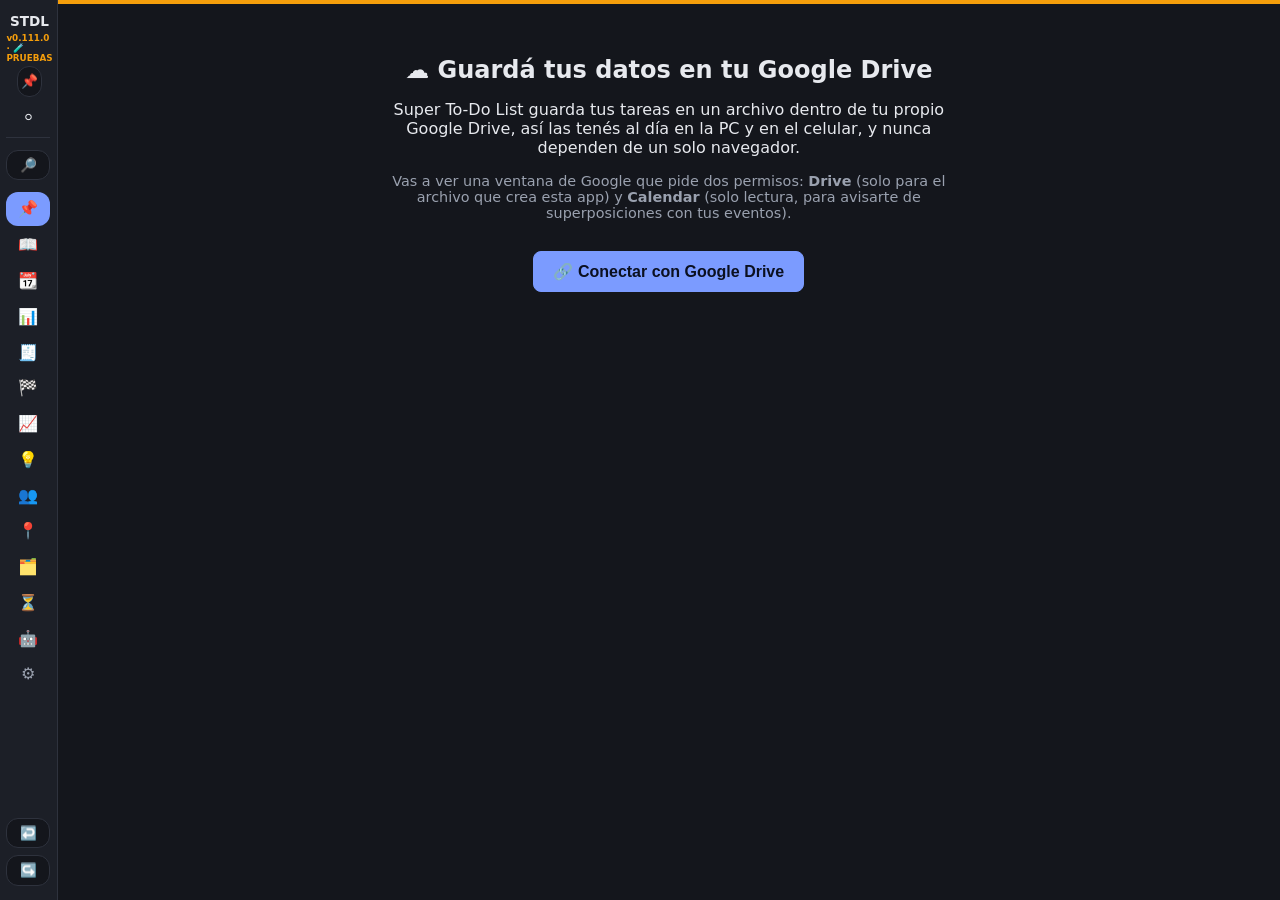
<file: index.html>
<!doctype html>
<html lang="es" data-tema="oscuro">
<head>
  <meta charset="UTF-8" />
  <meta name="viewport" content="width=device-width, initial-scale=1.0" />
  <title>Super To-Do List</title>
  <link rel="manifest" href="manifest.json" />
  <meta name="theme-color" content="#1c1f27" />
  <script>
    // Evita el parpadeo del tema equivocado: aplica la elección guardada (claro / oscuro / sistema / sol) antes de cargar los módulos.
    // Misma lógica que `assets/js/tema.js` y `app.js`; sin elección guardada queda oscuro.
    (function () {
      try {
        var real = location.hostname === 'nicodiber.github.io' && location.pathname.indexOf('/to-do-list/') === 0;
        var prefijo = real ? 'super-todo-list' : 'super-todo-list-pruebas';
        var eleccion = localStorage.getItem(prefijo + ':tema');
        var tema = eleccion === 'claro' ? 'claro' : eleccion === 'sistema' ? (matchMedia('(prefers-color-scheme: dark)').matches ? 'oscuro' : 'claro') : 'oscuro';
        if (eleccion === 'sol') {
          // Última salida/puesta guardada (horas de ese día aplicadas a hoy); sin datos, claro de 7 a 20 h.
          var sol = JSON.parse(localStorage.getItem(prefijo + ':tema-sol') || '{}');
          var ahora = new Date();
          var minutos = ahora.getHours() * 60 + ahora.getMinutes();
          var aMin = function (iso, h) { var d = iso ? new Date(iso) : null; return d && !isNaN(d) ? d.getHours() * 60 + d.getMinutes() : h * 60; };
          var desde = aMin(sol.salida, 7), hasta = aMin(sol.puesta, 20);
          tema = minutos >= desde && minutos < hasta ? 'claro' : 'oscuro';
        }
        document.documentElement.dataset.tema = tema;
        document.querySelector('meta[name="theme-color"]').content = tema === 'oscuro' ? '#1c1f27' : '#ffffff';
      } catch (e) {}
    })();
  </script>
  <link rel="icon" type="image/svg+xml" href="assets/icons/icon.svg" />
  <link rel="icon" type="image/png" sizes="192x192" href="assets/icons/icon-192.png" />
  <link rel="apple-touch-icon" href="assets/icons/apple-touch-icon.png" />
  <link rel="stylesheet" href="assets/css/main.css" />
  <link rel="stylesheet" href="assets/css/descripcion.css" />
  <link rel="stylesheet" href="assets/css/buscador.css" />
  <script src="https://accounts.google.com/gsi/client" async defer></script>
</head>
<body>
  <button id="boton-menu-movil" class="boton-menu-movil" type="button" aria-label="Abrir menú" aria-controls="sidebar" aria-expanded="false" title="Abrir menú">☰</button>
  <div id="velo-sidebar" class="velo-sidebar" hidden></div>
  <div class="app-layout">
    <aside id="sidebar" class="sidebar" aria-label="Menú de módulos">
      <div class="sidebar-marca">
        <h1>STDL</h1>
        <span id="version-app" class="version-app"></span>
        <button id="boton-compactar-sidebar" class="boton-compactar" type="button" aria-pressed="false" aria-label="Dejar el menú abierto" title="Dejar el menú abierto"><span aria-hidden="true">📌</span></button>
        <button id="boton-cerrar-menu" class="boton-cerrar-menu" type="button" aria-label="Cerrar menú" title="Cerrar menú">✕</button>
      </div>
      <div class="sidebar-estado">
        <div id="indicador-sync" class="indicador-sync" role="status" aria-live="polite"></div>
        <button id="boton-sync" type="button" aria-label="Sincronizar ahora" title="Verifica contra Drive y sube lo pendiente"><span aria-hidden="true">🔄</span><span class="texto-sidebar"> Sincronizar ahora</span></button>
      </div>
      <button id="boton-buscar" class="boton-buscar" type="button" aria-label="Buscar (Ctrl+K)" title="Buscar una tarea o un módulo (Ctrl+K)"><span aria-hidden="true">🔎</span><span class="texto-sidebar"> Buscar</span></button>
      <nav id="nav-vistas" class="nav-vistas" aria-label="Módulos"></nav>
      <div class="sidebar-acciones">
        <button id="boton-deshacer" type="button" title="Deshacer el último cambio (Ctrl+Z)" aria-label="Deshacer" disabled>↩️</button>
        <button id="boton-rehacer" type="button" title="Rehacer (Ctrl+Shift+Z)" aria-label="Rehacer" disabled>↪️</button>
      </div>
      <button id="boton-completar-carga" class="boton-completar-carga" type="button" title="Tareas que quedaron con solo el nombre" hidden></button>
      <button id="boton-nueva-tarea" class="boton-nueva-tarea" type="button" title="Nueva tarea (tecla N)" aria-label="Nueva tarea" hidden><span aria-hidden="true">＋</span><span class="texto-sidebar"> Nueva tarea</span></button>
    </aside>
    <main id="vista" class="vista"></main>
  </div>
  <script type="module" src="assets/js/app.js"></script>
</body>
</html>
</file>
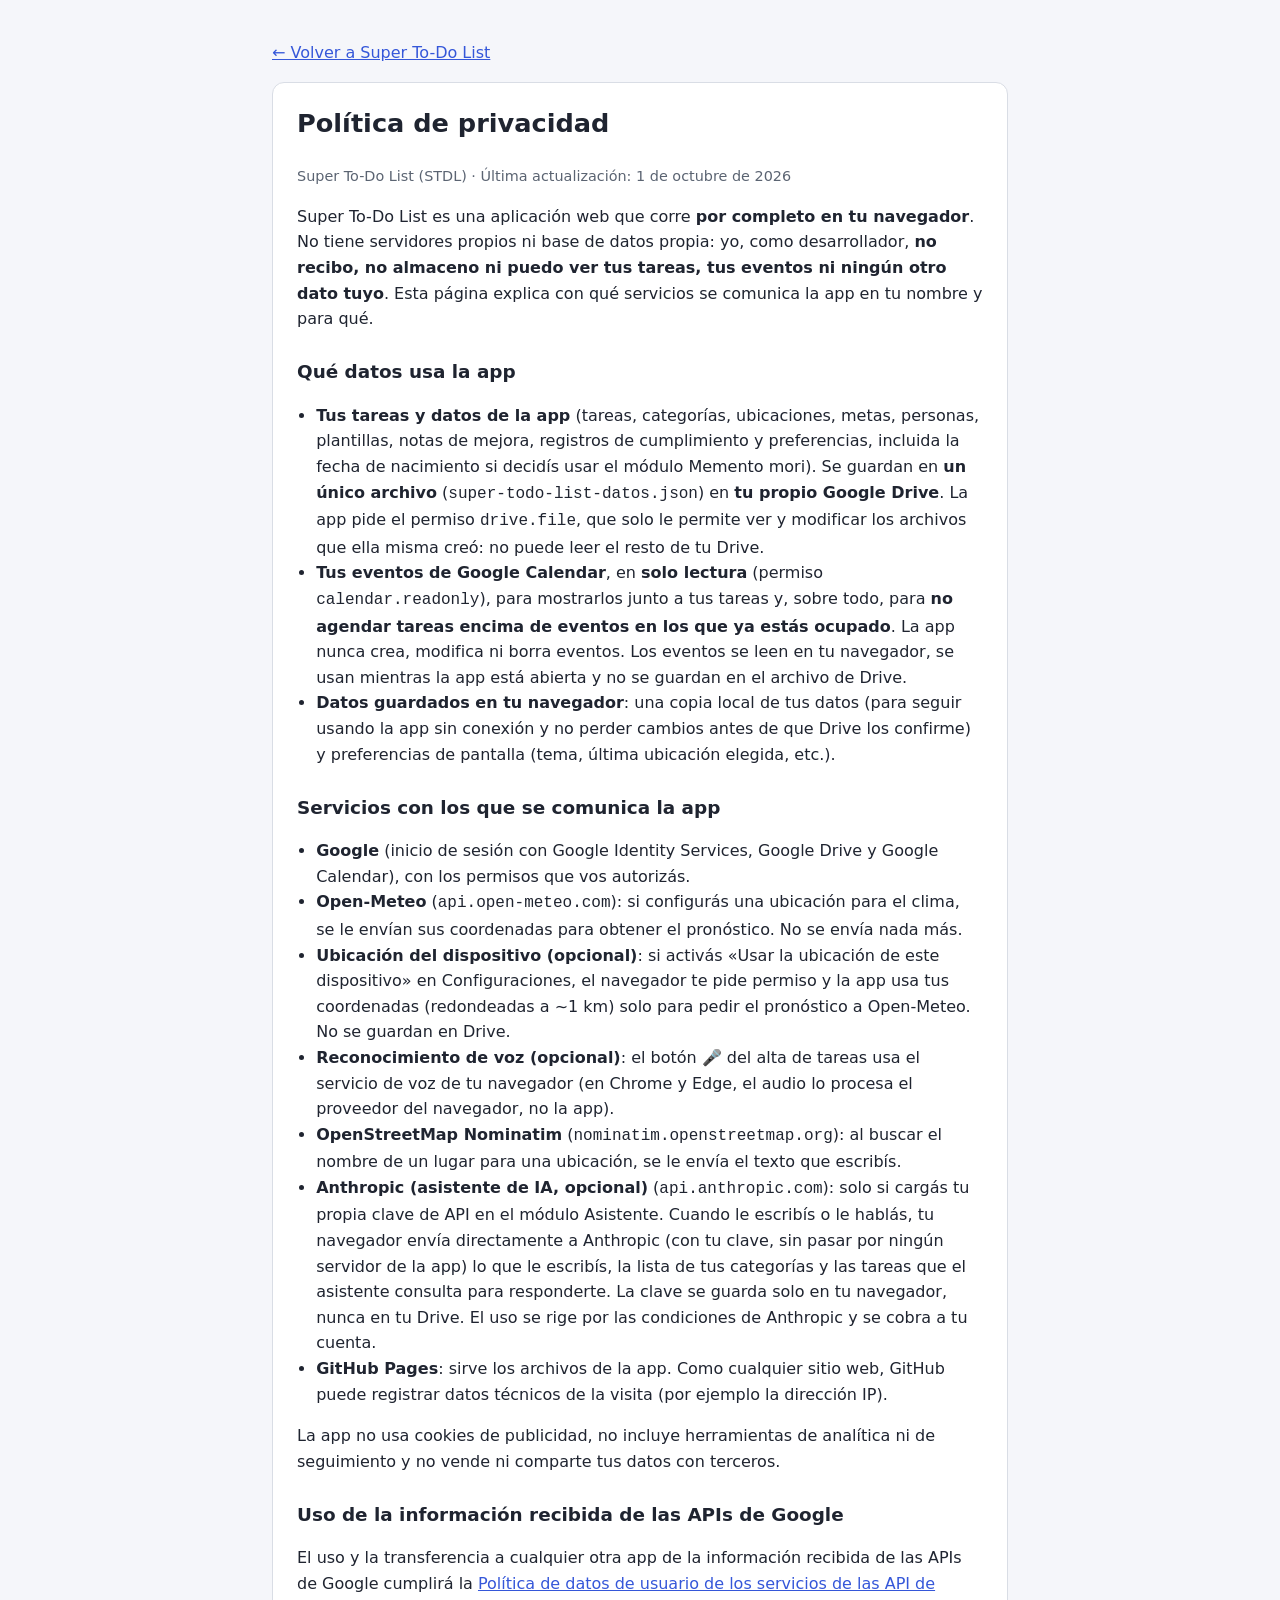
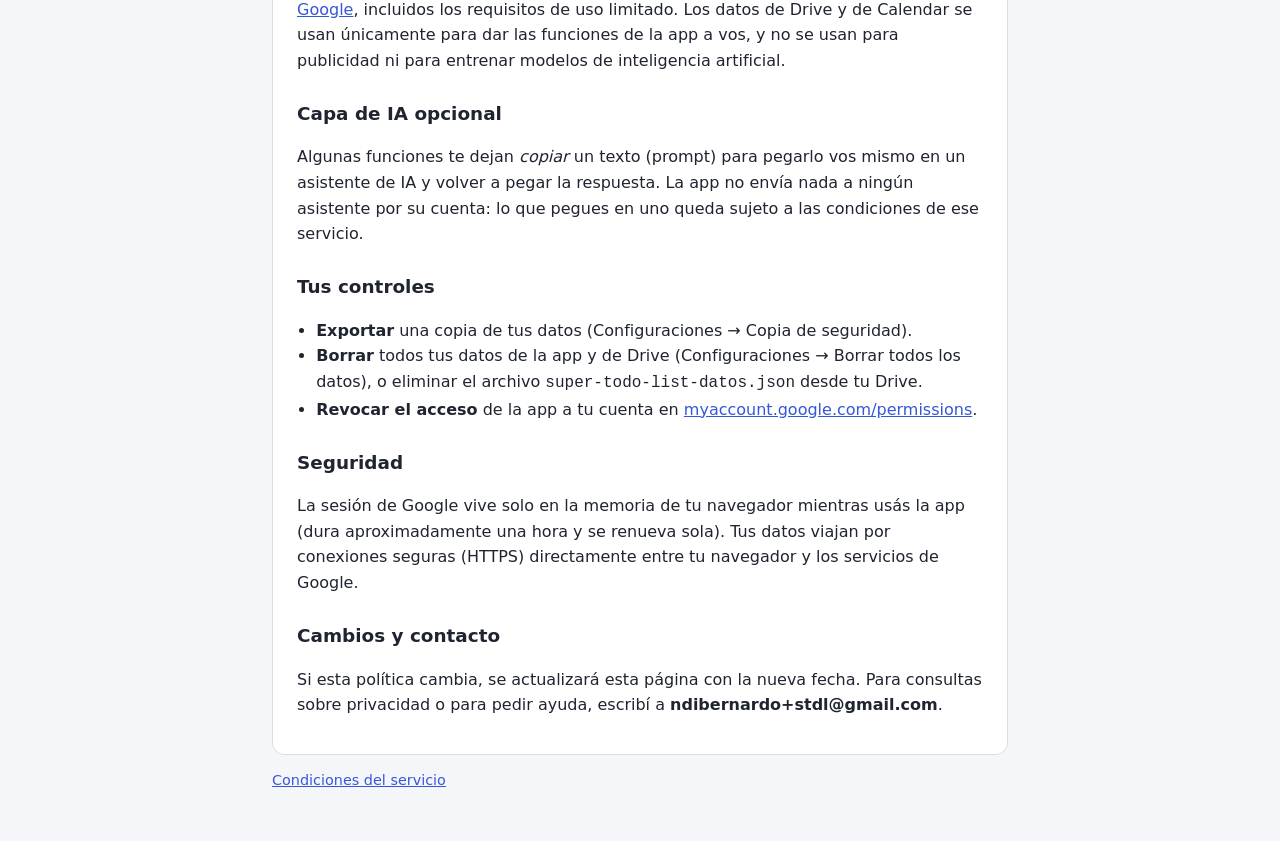
<file: privacidad.html>
<!doctype html>
<html lang="es">
  <head>
    <meta charset="utf-8" />
    <meta name="viewport" content="width=device-width, initial-scale=1" />
    <title>Política de privacidad · Super To-Do List</title>
    <link rel="icon" type="image/svg+xml" href="assets/icons/icon.svg" />
    <style>
      :root { --fondo: #f5f6fa; --superficie: #ffffff; --texto: #1f2430; --suave: #5b6472; --borde: #d9dde5; --enlace: #3557d9; }
      @media (prefers-color-scheme: dark) {
        :root { --fondo: #14161c; --superficie: #1c1f27; --texto: #e7e9ee; --suave: #9aa1af; --borde: #2e323d; --enlace: #7b9bff; }
      }
      body { margin: 0; background: var(--fondo); color: var(--texto); font: 16px/1.6 system-ui, -apple-system, 'Segoe UI', Roboto, sans-serif; }
      main { max-width: 46rem; margin: 0 auto; padding: 1.5rem 1rem 3rem; }
      article { background: var(--superficie); border: 1px solid var(--borde); border-radius: 12px; padding: 1.25rem 1.5rem; }
      h1 { margin-top: 0; font-size: 1.6rem; }
      h2 { font-size: 1.15rem; margin-top: 1.6rem; }
      a { color: var(--enlace); }
      .suave { color: var(--suave); font-size: 0.9rem; }
      ul { padding-left: 1.2rem; }
    </style>
  </head>
  <body>
    <main>
      <p><a href="./">← Volver a Super To-Do List</a></p>
      <article>
        <h1>Política de privacidad</h1>
        <p class="suave">Super To-Do List (STDL) · Última actualización: 1 de octubre de 2026</p>

        <p>
          Super To-Do List es una aplicación web que corre <strong>por completo en tu navegador</strong>. No tiene servidores propios ni base
          de datos propia: yo, como desarrollador, <strong>no recibo, no almaceno ni puedo ver tus tareas, tus eventos ni ningún otro dato
          tuyo</strong>. Esta página explica con qué servicios se comunica la app en tu nombre y para qué.
        </p>

        <h2>Qué datos usa la app</h2>
        <ul>
          <li>
            <strong>Tus tareas y datos de la app</strong> (tareas, categorías, ubicaciones, metas, personas, plantillas, notas de mejora,
            registros de cumplimiento y preferencias, incluida la fecha de nacimiento si decidís usar el módulo Memento mori). Se guardan en <strong>un único archivo</strong> (<code>super-todo-list-datos.json</code>)
            en <strong>tu propio Google Drive</strong>. La app pide el permiso <code>drive.file</code>, que solo le permite ver y modificar
            los archivos que ella misma creó: no puede leer el resto de tu Drive.
          </li>
          <li>
            <strong>Tus eventos de Google Calendar</strong>, en <strong>solo lectura</strong> (permiso <code>calendar.readonly</code>), para
            mostrarlos junto a tus tareas y, sobre todo, para <strong>no agendar tareas encima de eventos en los que ya estás ocupado</strong>.
            La app nunca crea, modifica ni borra eventos. Los eventos se leen en tu navegador, se usan mientras la app está abierta y no se
            guardan en el archivo de Drive.
          </li>
          <li>
            <strong>Datos guardados en tu navegador</strong>: una copia local de tus datos (para seguir usando la app sin conexión y no perder
            cambios antes de que Drive los confirme) y preferencias de pantalla (tema, última ubicación elegida, etc.).
          </li>
        </ul>

        <h2>Servicios con los que se comunica la app</h2>
        <ul>
          <li><strong>Google</strong> (inicio de sesión con Google Identity Services, Google Drive y Google Calendar), con los permisos que vos autorizás.</li>
          <li>
            <strong>Open-Meteo</strong> (<code>api.open-meteo.com</code>): si configurás una ubicación para el clima, se le envían sus coordenadas
            para obtener el pronóstico. No se envía nada más.
          </li>
          <li>
            <strong>Ubicación del dispositivo (opcional)</strong>: si activás «Usar la ubicación de este dispositivo» en Configuraciones, el navegador te pide permiso y la app usa tus coordenadas (redondeadas a ~1 km) solo para pedir el pronóstico a Open-Meteo. No se guardan en Drive.
          </li>
          <li>
            <strong>Reconocimiento de voz (opcional)</strong>: el botón 🎤 del alta de tareas usa el servicio de voz de tu navegador (en Chrome y Edge, el audio lo procesa el proveedor del navegador, no la app).
          </li>
          <li>
            <strong>OpenStreetMap Nominatim</strong> (<code>nominatim.openstreetmap.org</code>): al buscar el nombre de un lugar para una ubicación,
            se le envía el texto que escribís.
          </li>
          <li>
            <strong>Anthropic (asistente de IA, opcional)</strong> (<code>api.anthropic.com</code>): solo si cargás tu propia clave de API en el módulo Asistente.
            Cuando le escribís o le hablás, tu navegador envía directamente a Anthropic (con tu clave, sin pasar por ningún servidor de la app) lo que
            le escribís, la lista de tus categorías y las tareas que el asistente consulta para responderte. La clave se guarda solo en tu navegador, nunca
            en tu Drive. El uso se rige por las condiciones de Anthropic y se cobra a tu cuenta.
          </li>
          <li><strong>GitHub Pages</strong>: sirve los archivos de la app. Como cualquier sitio web, GitHub puede registrar datos técnicos de la visita (por ejemplo la dirección IP).</li>
        </ul>
        <p>La app no usa cookies de publicidad, no incluye herramientas de analítica ni de seguimiento y no vende ni comparte tus datos con terceros.</p>

        <h2>Uso de la información recibida de las APIs de Google</h2>
        <p>
          El uso y la transferencia a cualquier otra app de la información recibida de las APIs de Google cumplirá la
          <a href="https://developers.google.com/terms/api-services-user-data-policy">Política de datos de usuario de los servicios de las API de Google</a>,
          incluidos los requisitos de uso limitado. Los datos de Drive y de Calendar se usan únicamente para dar las funciones de la app a vos, y
          no se usan para publicidad ni para entrenar modelos de inteligencia artificial.
        </p>

        <h2>Capa de IA opcional</h2>
        <p>
          Algunas funciones te dejan <em>copiar</em> un texto (prompt) para pegarlo vos mismo en un asistente de IA y volver a pegar la respuesta. La app
          no envía nada a ningún asistente por su cuenta: lo que pegues en uno queda sujeto a las condiciones de ese servicio.
        </p>

        <h2>Tus controles</h2>
        <ul>
          <li><strong>Exportar</strong> una copia de tus datos (Configuraciones → Copia de seguridad).</li>
          <li><strong>Borrar</strong> todos tus datos de la app y de Drive (Configuraciones → Borrar todos los datos), o eliminar el archivo <code>super-todo-list-datos.json</code> desde tu Drive.</li>
          <li><strong>Revocar el acceso</strong> de la app a tu cuenta en <a href="https://myaccount.google.com/permissions">myaccount.google.com/permissions</a>.</li>
        </ul>

        <h2>Seguridad</h2>
        <p>
          La sesión de Google vive solo en la memoria de tu navegador mientras usás la app (dura aproximadamente una hora y se renueva sola). Tus datos
          viajan por conexiones seguras (HTTPS) directamente entre tu navegador y los servicios de Google.
        </p>

        <h2>Cambios y contacto</h2>
        <p>
          Si esta política cambia, se actualizará esta página con la nueva fecha. Para consultas sobre privacidad o para pedir ayuda, escribí a
          <strong>ndibernardo+stdl@gmail.com</strong>.
        </p>
      </article>
      <p class="suave"><a href="terminos.html">Condiciones del servicio</a></p>
    </main>
  </body>
</html>
</file>
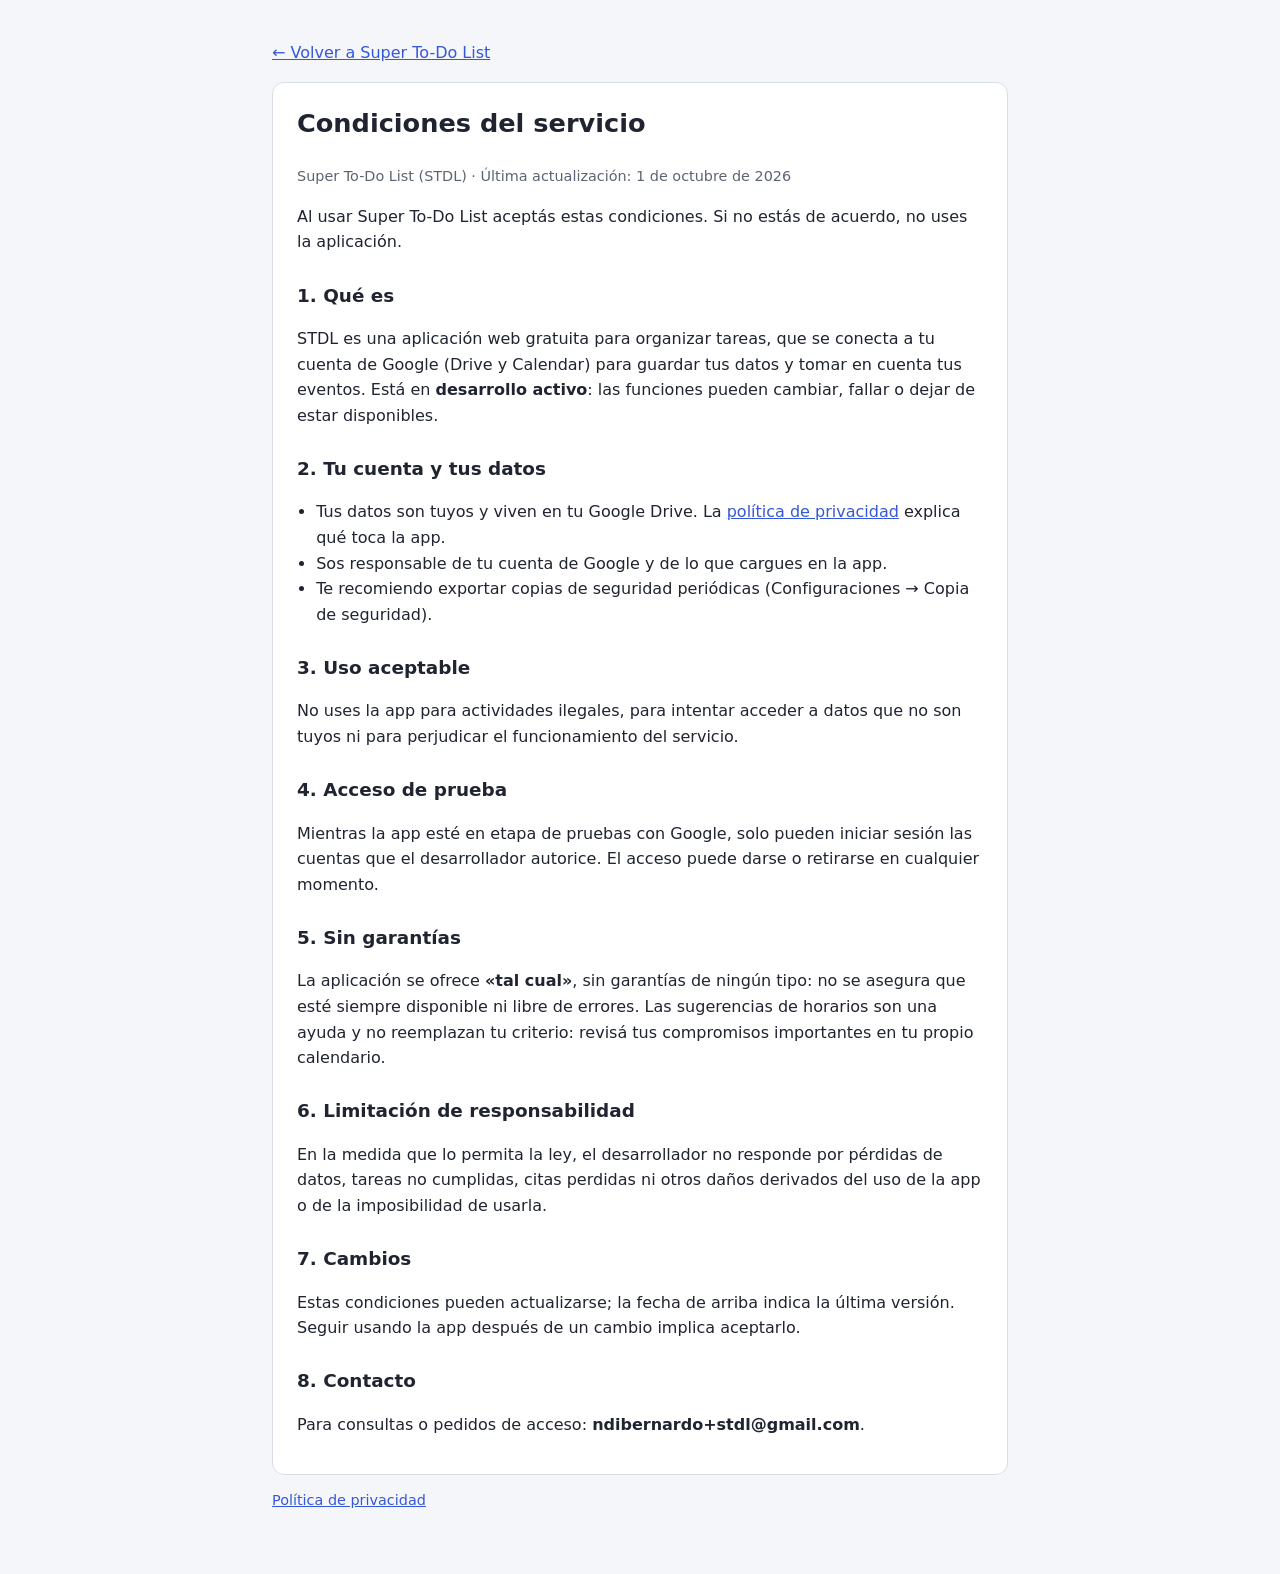
<file: terminos.html>
<!doctype html>
<html lang="es">
  <head>
    <meta charset="utf-8" />
    <meta name="viewport" content="width=device-width, initial-scale=1" />
    <title>Condiciones del servicio · Super To-Do List</title>
    <link rel="icon" type="image/svg+xml" href="assets/icons/icon.svg" />
    <style>
      :root { --fondo: #f5f6fa; --superficie: #ffffff; --texto: #1f2430; --suave: #5b6472; --borde: #d9dde5; --enlace: #3557d9; }
      @media (prefers-color-scheme: dark) {
        :root { --fondo: #14161c; --superficie: #1c1f27; --texto: #e7e9ee; --suave: #9aa1af; --borde: #2e323d; --enlace: #7b9bff; }
      }
      body { margin: 0; background: var(--fondo); color: var(--texto); font: 16px/1.6 system-ui, -apple-system, 'Segoe UI', Roboto, sans-serif; }
      main { max-width: 46rem; margin: 0 auto; padding: 1.5rem 1rem 3rem; }
      article { background: var(--superficie); border: 1px solid var(--borde); border-radius: 12px; padding: 1.25rem 1.5rem; }
      h1 { margin-top: 0; font-size: 1.6rem; }
      h2 { font-size: 1.15rem; margin-top: 1.6rem; }
      a { color: var(--enlace); }
      .suave { color: var(--suave); font-size: 0.9rem; }
      ul { padding-left: 1.2rem; }
    </style>
  </head>
  <body>
    <main>
      <p><a href="./">← Volver a Super To-Do List</a></p>
      <article>
        <h1>Condiciones del servicio</h1>
        <p class="suave">Super To-Do List (STDL) · Última actualización: 1 de octubre de 2026</p>

        <p>Al usar Super To-Do List aceptás estas condiciones. Si no estás de acuerdo, no uses la aplicación.</p>

        <h2>1. Qué es</h2>
        <p>
          STDL es una aplicación web gratuita para organizar tareas, que se conecta a tu cuenta de Google (Drive y Calendar) para guardar tus datos y
          tomar en cuenta tus eventos. Está en <strong>desarrollo activo</strong>: las funciones pueden cambiar, fallar o dejar de estar disponibles.
        </p>

        <h2>2. Tu cuenta y tus datos</h2>
        <ul>
          <li>Tus datos son tuyos y viven en tu Google Drive. La <a href="privacidad.html">política de privacidad</a> explica qué toca la app.</li>
          <li>Sos responsable de tu cuenta de Google y de lo que cargues en la app.</li>
          <li>Te recomiendo exportar copias de seguridad periódicas (Configuraciones → Copia de seguridad).</li>
        </ul>

        <h2>3. Uso aceptable</h2>
        <p>No uses la app para actividades ilegales, para intentar acceder a datos que no son tuyos ni para perjudicar el funcionamiento del servicio.</p>

        <h2>4. Acceso de prueba</h2>
        <p>
          Mientras la app esté en etapa de pruebas con Google, solo pueden iniciar sesión las cuentas que el desarrollador autorice. El acceso puede
          darse o retirarse en cualquier momento.
        </p>

        <h2>5. Sin garantías</h2>
        <p>
          La aplicación se ofrece <strong>«tal cual»</strong>, sin garantías de ningún tipo: no se asegura que esté siempre disponible ni libre de
          errores. Las sugerencias de horarios son una ayuda y no reemplazan tu criterio: revisá tus compromisos importantes en tu propio calendario.
        </p>

        <h2>6. Limitación de responsabilidad</h2>
        <p>
          En la medida que lo permita la ley, el desarrollador no responde por pérdidas de datos, tareas no cumplidas, citas perdidas ni otros daños
          derivados del uso de la app o de la imposibilidad de usarla.
        </p>

        <h2>7. Cambios</h2>
        <p>Estas condiciones pueden actualizarse; la fecha de arriba indica la última versión. Seguir usando la app después de un cambio implica aceptarlo.</p>

        <h2>8. Contacto</h2>
        <p>Para consultas o pedidos de acceso: <strong>ndibernardo+stdl@gmail.com</strong>.</p>
      </article>
      <p class="suave"><a href="privacidad.html">Política de privacidad</a></p>
    </main>
  </body>
</html>
</file>
<file: assets/css/main.css>
:root {
  color-scheme: dark;
  --color-fondo: #14161c;
  --color-superficie: #1c1f27;
  --color-texto: #e7e9ee;
  --color-texto-suave: #9aa1af;
  --color-borde: #2e323d;
  --color-primario: #7b9bff;
  --color-sobre-primario: #0b1020;
  --color-peligro: #f2897c;
  --color-fondo-info: #1e2a4a;
  --color-texto-info: #a9bcff;
  --color-fondo-exito: #0f2e22;
  --color-texto-exito: #34d399;
  --color-fondo-alerta: #3a1c1c;
  --color-texto-alerta: #f2897c;
  /* Un color por tipo de acción: el texto sobre fondo tenue (--accion-x / --accion-x-fondo) y, en el botón
     principal relleno, el texto oscuro (--accion-x-sobre) sobre el color lleno. */
  --accion-crear: #7b9bff;
  --accion-crear-fondo: #1e2a4a;
  --accion-crear-sobre: #0b1020;
  --accion-cumplir: #34d399;
  --accion-cumplir-fondo: #0f2e22;
  --accion-cumplir-sobre: #06281c;
  --accion-posponer: #fbbf24;
  --accion-posponer-fondo: #33270a;
  --accion-posponer-sobre: #2a1e02;
  --accion-eliminar: #f2897c;
  --accion-eliminar-fondo: #3a1c1c;
  --accion-eliminar-sobre: #2e0f0b;
  --accion-externa: #b794f6;
  --accion-externa-fondo: #2a1f4a;
  --accion-externa-sobre: #1a1035;
  --radio: 12px;
  --sombra: 0 1px 3px rgba(0, 0, 0, 0.35);
  --transicion: background-color 0.15s ease, border-color 0.15s ease, color 0.15s ease, transform 0.1s ease;
}

:root[data-tema="claro"] {
  color-scheme: light;
  --color-fondo: #f5f6fa;
  --color-superficie: #ffffff;
  --color-texto: #1f2430;
  --color-texto-suave: #5b6472;
  --color-borde: #d9dde5;
  --color-primario: #3557d9;
  --color-sobre-primario: #ffffff;
  --color-peligro: #c0392b;
  --color-fondo-info: #eef2ff;
  --color-texto-info: #3557d9;
  --color-fondo-exito: #ecfdf5;
  --color-texto-exito: #047857;
  --color-fondo-alerta: #fef2f2;
  --color-texto-alerta: #b91c1c;
  --accion-crear: #3557d9;
  --accion-crear-fondo: #eaefff;
  --accion-crear-sobre: #ffffff;
  --accion-cumplir: #047857;
  --accion-cumplir-fondo: #e3f8ee;
  --accion-cumplir-sobre: #ffffff;
  --accion-posponer: #92400e;
  --accion-posponer-fondo: #fef3c7;
  --accion-posponer-sobre: #ffffff;
  --accion-eliminar: #b91c1c;
  --accion-eliminar-fondo: #fee2e2;
  --accion-eliminar-sobre: #ffffff;
  --accion-externa: #6d28d9;
  --accion-externa-fondo: #ede9fe;
  --accion-externa-sobre: #ffffff;
  --sombra: 0 1px 3px rgba(15, 23, 42, 0.08);
}

* {
  box-sizing: border-box;
}

input,
select,
textarea {
  background: var(--color-superficie);
  color: var(--color-texto);
  transition: var(--transicion);
}

body {
  margin: 0;
  font-family: system-ui, -apple-system, "Segoe UI", Roboto, sans-serif;
  background: var(--color-fondo);
  color: var(--color-texto);
  transition: background-color 0.15s ease, color 0.15s ease;
}

h1, h2, h3 {
  margin: 0 0 0.5rem;
}

.version-app {
  font-size: 0.7rem;
  font-weight: 400;
  color: var(--color-texto-suave);
  vertical-align: middle;
}

.cabecera-vieja-sin-uso {
  background: var(--color-superficie);
  border-bottom: 1px solid var(--color-borde);
  padding: 1rem 1.5rem 0;
  position: sticky;
  top: 0;
  z-index: 10;
}

.cabecera-fila-vieja-sin-uso {
  display: flex;
  justify-content: space-between;
  align-items: center;
  flex-wrap: wrap;
  gap: 0.75rem;
}

.acciones-datos {
  display: flex;
  gap: 0.5rem;
  flex-wrap: wrap;
}

.acciones-datos button,
.boton-archivo {
  font-size: 0.85rem;
  padding: 0.4rem 0.75rem;
  border-radius: var(--radio);
  border: 1px solid var(--color-borde);
  background: var(--color-fondo);
  color: var(--color-texto);
  cursor: pointer;
  transition: var(--transicion);
}

.acciones-datos button:hover:not(:disabled) {
  border-color: var(--color-primario);
}

.boton-archivo {
  display: inline-flex;
  align-items: center;
}

.nav-vistas {
  display: flex;
  gap: 0.35rem;
  margin-top: 0.75rem;
  flex-wrap: wrap;
  padding-bottom: 0.75rem;
}

.enlace-nav {
  text-decoration: none;
  color: var(--color-texto-suave);
  padding: 0.4rem 0.7rem;
  border-radius: 999px;
  font-weight: 500;
  transition: var(--transicion);
}

.enlace-nav:hover {
  background: var(--color-fondo);
  color: var(--color-texto);
}

.enlace-nav.activo {
  color: var(--color-sobre-primario);
  background: var(--color-primario);
}

.indicador-sync {
  display: flex;
  flex-direction: column;
  align-items: flex-end;
  gap: 0.1rem;
  font-size: 0.85rem;
  text-align: right;
}

.indicador-sync-detalle {
  font-size: 0.72rem;
  color: var(--color-texto-suave);
}

.banner-sync {
  font-size: 0.82rem;
  margin: 0.5rem 0 0.75rem;
  padding: 0.4rem 0.75rem;
  background: var(--color-fondo-info);
  color: var(--color-texto);
  border: 1px solid var(--color-borde);
  border-radius: 8px;
}

.banner-sync p {
  margin: 0.25rem 0;
}

.banner-sync button,
.panel-avisos button {
  font-size: 0.78rem;
  padding: 0.25rem 0.55rem;
  margin-left: 0.3rem;
  border-radius: 6px;
  border: 1px solid var(--color-borde);
  background: var(--color-superficie);
  color: var(--color-texto);
  cursor: pointer;
}

.banner-sync[hidden],
.panel-avisos[hidden] {
  display: none;
}

.panel-avisos {
  font-size: 0.85rem;
  margin: 0.5rem 0 0.75rem;
  padding: 0.6rem 0.9rem;
  background: var(--color-superficie);
  border: 1px solid var(--color-peligro);
  border-radius: 8px;
  max-height: 40vh;
  overflow-y: auto;
}

.panel-avisos h3 {
  margin: 0 0 0.3rem;
}

.panel-avisos ul {
  padding-left: 1.1rem;
}

.pantalla-inicial {
  max-width: 560px;
  margin: 2rem auto;
  text-align: center;
}

.pantalla-inicial .boton-primario {
  margin-top: 1rem;
  padding: 0.6rem 1.2rem;
  font-size: 1rem;
}

.vista {
  max-width: 860px;
  margin: 0 auto;
  padding: 1.5rem;
}

/* Semana, Gantt y Tabla ya son fluidas (grilla de 1fr, ancho de día calculado del contenedor, tabla al 100%):
   les alcanza con no tener techo, para aprovechar el ancho completo del monitor en vez de dos franjas vacías. */
.vista.vista-ancha {
  max-width: none;
}

.ayuda {
  color: var(--color-texto-suave);
  font-size: 0.9rem;
  margin-top: 0;
}

.mensaje-vacio {
  color: var(--color-texto-suave);
  font-style: italic;
}

.formulario-en-linea,
.formulario-tarea {
  display: flex;
  flex-wrap: wrap;
  gap: 0.5rem;
  align-items: center;
  background: var(--color-superficie);
  border: 1px solid var(--color-borde);
  border-radius: var(--radio);
  padding: 0.75rem;
  margin: 0.75rem 0 1.25rem;
}

.formulario-tarea label {
  display: flex;
  flex-direction: column;
  font-size: 0.75rem;
  color: var(--color-texto-suave);
  gap: 0.15rem;
}

.formulario-en-linea input[type="text"],
.formulario-tarea input,
.formulario-tarea select {
  padding: 0.4rem 0.5rem;
  border: 1px solid var(--color-borde);
  border-radius: 6px;
  font-size: 0.9rem;
}

.textarea-ia {
  display: block;
  width: 100%;
  padding: 0.5rem;
  margin: 0.4rem 0;
  border: 1px solid var(--color-borde);
  border-radius: 6px;
  font-family: monospace;
  font-size: 0.8rem;
  resize: vertical;
}

.formulario-en-linea button,
.formulario-tarea button {
  background: transparent;
  color: var(--color-texto);
  border: 1px solid var(--color-borde);
  border-radius: 8px;
  padding: 0.45rem 0.9rem;
  cursor: pointer;
  transition: var(--transicion);
}

.formulario-en-linea button:hover,
.formulario-tarea button:hover {
  filter: brightness(1.08);
}

.lista-categorias {
  display: grid;
  gap: 0.75rem;
}

.tarjeta-categoria {
  background: var(--color-superficie);
  border: 1px solid var(--color-borde);
  border-left: 4px solid var(--color-primario);
  border-radius: var(--radio);
  padding: 0.75rem 1rem;
  transition: var(--transicion), box-shadow 0.15s ease;
}

.tarjeta-categoria:hover {
  box-shadow: var(--sombra);
  transform: translateY(-1px);
}

.encabezado-categoria {
  display: flex;
  justify-content: space-between;
  align-items: center;
}

.encabezado-categoria button,
.lista-subcategorias button {
  background: none;
  border: none;
  color: var(--color-texto-suave);
  cursor: pointer;
}

.acciones-prioridad {
  display: flex;
  align-items: center;
  gap: 0.3rem;
}

.barra-progreso {
  height: 8px;
  border-radius: 999px;
  background: var(--color-fondo);
  overflow: hidden;
  margin: 0.5rem 0;
}

.barra-progreso-relleno {
  height: 100%;
  background: var(--color-primario);
  border-radius: 999px;
}

.acciones-prioridad button:disabled {
  opacity: 0.3;
  cursor: default;
}

.punto-color {
  display: inline-block;
  width: 0.6rem;
  height: 0.6rem;
  border-radius: 50%;
  margin-right: 0.3rem;
}

.tabla-informe {
  width: 100%;
  border-collapse: collapse;
  font-size: 0.9rem;
}

.tabla-informe th,
.tabla-informe td {
  text-align: left;
  padding: 0.4rem 0.6rem;
  border-bottom: 1px solid var(--color-borde);
}

.tabla-informe th {
  color: var(--color-texto-suave);
  font-weight: 500;
  font-size: 0.8rem;
}

.tabla-tareas-contenedor {
  overflow-x: auto;
}

.th-ordenable {
  cursor: pointer;
  user-select: none;
  white-space: nowrap;
}

.th-ordenable:hover {
  color: var(--color-texto);
}

.th-ordenable.activa {
  color: var(--color-primario);
}

.th-orden-manual,
.td-orden-manual,
.th-seleccion-tabla,
.td-seleccion-tabla {
  width: 1%;
  white-space: nowrap;
}

.panel-versus {
  margin: 0.5rem 0 1rem;
  padding: 0.6rem;
  background: var(--color-fondo);
  border: 1px solid var(--color-borde);
  border-radius: 8px;
}

.versus-tarjetas {
  display: flex;
  gap: 0.75rem;
  flex-wrap: wrap;
}

.versus-tarjeta {
  flex: 1 1 220px;
  padding: 0.6rem;
  background: var(--color-superficie);
  border: 1px solid var(--color-borde);
  border-radius: 8px;
  display: flex;
  flex-direction: column;
  gap: 0.5rem;
}

.versus-acciones {
  margin-top: 0.6rem;
  text-align: center;
}

.fila-tabla-tarea {
  cursor: pointer;
  transition: var(--transicion);
}

.fila-tabla-tarea:hover {
  background: var(--color-fondo);
}

.fila-tabla-tarea td:first-child {
  border-left: 4px solid var(--color-categoria, var(--color-borde));
}

.throughput-semanal {
  display: flex;
  align-items: flex-end;
  gap: 0.6rem;
  height: 8rem;
  padding-top: 1.2rem;
}

.barra-throughput-item {
  display: flex;
  flex-direction: column;
  align-items: center;
  justify-content: flex-end;
  flex: 1;
  height: 100%;
}

.barra-throughput {
  width: 100%;
  max-width: 2rem;
  background: var(--color-primario);
  border-radius: 4px 4px 0 0;
  min-height: 2px;
}

.barra-throughput-valor {
  font-size: 0.75rem;
  font-weight: 600;
  margin-bottom: 0.3rem;
}

.barra-throughput-etiqueta {
  font-size: 0.65rem;
  color: var(--color-texto-suave);
  margin-top: 0.3rem;
  white-space: nowrap;
}

.lista-subcategorias {
  list-style: none;
  padding: 0;
  margin: 0.5rem 0;
  display: flex;
  flex-wrap: wrap;
  gap: 0.4rem 1rem;
}

.lista-subcategorias li {
  background: var(--color-fondo);
  border-radius: 6px;
  padding: 0.2rem 0.5rem;
  font-size: 0.85rem;
}

.filtros {
  display: flex;
  flex-wrap: wrap;
  gap: 0.5rem 1rem;
  margin-bottom: 0.75rem;
  font-size: 0.85rem;
  color: var(--color-texto-suave);
}

.filtros select {
  max-width: 100%;
  padding: 0.3rem 0.4rem;
  border-radius: 6px;
  border: 1px solid var(--color-borde);
}

.lista-tareas {
  list-style: none;
  padding: 0;
  margin: 0;
  display: grid;
  grid-template-columns: minmax(0, 1fr);
  gap: 0.6rem;
}

.item-tarea {
  background: var(--color-superficie);
  border: 1px solid var(--color-borde);
  border-radius: var(--radio);
  padding: 0.75rem 1rem;
  display: flex;
  flex-wrap: wrap;
  justify-content: space-between;
  gap: 1rem;
  align-items: flex-start;
  box-shadow: var(--sombra);
  transition: var(--transicion), box-shadow 0.15s ease;
  min-width: 0;
}

.item-tarea:hover {
  transform: translateY(-1px);
  box-shadow: 0 4px 10px rgba(15, 23, 42, 0.12);
}

.item-tarea.vencida {
  border-left: 4px solid var(--color-peligro);
}

.item-tarea.aun-no-disponible,
.item-tarea.bloqueada {
  opacity: 0.6;
}

.separador-categoria {
  font-size: 0.8rem;
  font-weight: 700;
  text-transform: uppercase;
  letter-spacing: 0.03em;
  color: var(--color-texto-suave);
  border-left: 4px solid var(--color-separador, var(--color-borde));
  padding: 0.3rem 0.75rem;
  margin-top: 0.4rem;
}

.separador-categoria:first-child {
  margin-top: 0;
}

span.etiqueta-agendada {
  background: var(--color-fondo-info);
  color: var(--color-texto-info);
}

span.etiqueta-mantenimiento {
  background: var(--color-fondo-exito);
  color: var(--color-texto-exito);
}

span.etiqueta-clima {
  background: var(--color-fondo-alerta);
  color: var(--color-texto-alerta);
}

.aviso-bloqueada {
  margin: 0;
  font-size: 0.8rem;
  color: var(--color-peligro);
}

.opcion-mantenimiento {
  display: flex;
  align-items: center;
  gap: 0.35rem;
  font-size: 0.85rem;
  color: var(--color-texto-suave);
}

.campos-mantenimiento {
  display: inline-flex;
  align-items: center;
  gap: 0.35rem;
  font-size: 0.85rem;
  color: var(--color-texto-suave);
}

.campos-mantenimiento[hidden] {
  display: none;
}

.campos-mantenimiento input,
.campos-mantenimiento select {
  padding: 0.3rem 0.4rem;
  border-radius: 6px;
  border: 1px solid var(--color-borde);
}

.panel-dependencias {
  margin-top: 0.5rem;
  padding: 0.6rem;
  background: var(--color-fondo);
  border: 1px solid var(--color-borde);
  border-radius: 8px;
}

.checklist-dependencias {
  list-style: none;
  padding: 0;
  margin: 0.4rem 0 0;
  display: flex;
  flex-direction: column;
  gap: 0.3rem;
  max-height: 180px;
  overflow-y: auto;
}

.checklist-dependencias label {
  display: flex;
  align-items: center;
  gap: 0.4rem;
  font-size: 0.82rem;
}

.chat-historial {
  display: flex;
  flex-direction: column;
  gap: 0.4rem;
  max-height: 220px;
  overflow-y: auto;
  margin-bottom: 0.5rem;
}

.chat-mensaje {
  max-width: 85%;
  padding: 0.4rem 0.6rem;
  border-radius: 8px;
  font-size: 0.85rem;
  white-space: pre-wrap;
}

.chat-mensaje-usuario {
  align-self: flex-end;
  background: var(--color-primario);
  color: #fff;
}

.chat-mensaje-asistente {
  align-self: flex-start;
  background: var(--color-superficie);
  border: 1px solid var(--color-borde);
  color: var(--color-texto);
}

.panel-reprogramar,
.panel-cierre {
  margin-top: 0.5rem;
  padding: 0.6rem;
  background: var(--color-fondo);
  border: 1px solid var(--color-borde);
  border-radius: 8px;
  display: flex;
  flex-direction: column;
  gap: 0.5rem;
}

.panel-reprogramar-fila {
  display: flex;
  flex-wrap: wrap;
  align-items: center;
  gap: 0.35rem;
}

.panel-reprogramar-etiqueta {
  font-size: 0.8rem;
  color: var(--color-texto-suave);
  margin-right: 0.15rem;
}

.panel-reprogramar-fila button,
.panel-reprogramar-acciones button,
.panel-cierre button {
  font-size: 0.78rem;
  padding: 0.3rem 0.55rem;
  border-radius: 6px;
  border: 1px solid var(--color-borde);
  background: var(--color-superficie);
  cursor: pointer;
}

.panel-reprogramar-fila button[data-dias].activo {
  background: var(--color-primario);
  border-color: var(--color-primario);
  color: var(--color-sobre-primario);
}

.panel-reprogramar-fila input,
.panel-cierre input {
  padding: 0.3rem 0.4rem;
  border-radius: 6px;
  border: 1px solid var(--color-borde);
  font-size: 0.82rem;
}

.panel-cierre label {
  display: flex;
  flex-direction: column;
  gap: 0.2rem;
  font-size: 0.8rem;
  color: var(--color-texto-suave);
}

#boton-revisar-dia {
  margin: 0.5rem 0 1rem;
}

.filtro-ubicacion-hoy {
  display: block;
  font-size: 0.8rem;
  color: var(--color-texto-suave);
  margin-bottom: 0.5rem;
}

.filtro-ubicacion-hoy select {
  margin-left: 0.4rem;
  padding: 0.3rem 0.4rem;
  border-radius: 6px;
  border: 1px solid var(--color-borde);
}

#form-alta-rapida input[type="text"] {
  flex: 1;
  min-width: 180px;
}

.panel-editar {
  margin-top: 0.5rem;
}

.dias-habiles {
  border: 1px solid var(--color-borde);
  border-radius: 8px;
  padding: 0.4rem 0.6rem;
  display: flex;
  flex-wrap: wrap;
  align-items: center;
  gap: 0.5rem;
}

.dias-habiles legend {
  font-size: 0.75rem;
  color: var(--color-texto-suave);
  padding: 0 0.3rem;
}

.dia-habil {
  display: inline-flex;
  align-items: center;
  gap: 0.2rem;
  font-size: 0.8rem;
}

.panel-reprogramar-leyenda {
  margin: 0;
  font-size: 0.78rem;
  color: var(--color-primario);
}

.dialogo-revision {
  border: none;
  border-radius: var(--radio);
  padding: 1.25rem;
  max-width: 420px;
  width: 90vw;
  box-shadow: 0 10px 30px rgba(15, 23, 42, 0.25);
  background: var(--color-superficie);
  color: var(--color-texto);
}

.dialogo-revision::backdrop {
  background: rgba(15, 23, 42, 0.45);
}

.dialogo-revision h3 {
  margin: 0.1rem 0 0.5rem;
}

.progreso-revision {
  margin: 0;
  font-size: 0.75rem;
  color: var(--color-texto-suave);
}

.lista-eventos-revision {
  list-style: none;
  margin: 0.5rem 0;
  padding: 0;
  display: flex;
  flex-direction: column;
  gap: 0.4rem;
}

.lista-eventos-revision li {
  display: flex;
  align-items: center;
  justify-content: space-between;
  gap: 0.5rem;
}

.acciones-revision {
  display: flex;
  gap: 0.5rem;
  margin: 0.9rem 0 0.5rem;
  flex-wrap: wrap;
}

.acciones-revision button {
  padding: 0.5rem 0.8rem;
  border-radius: 8px;
  border: 1px solid var(--color-borde);
  background: var(--color-superficie);
  cursor: pointer;
}

.boton-cerrar-repaso {
  display: block;
  margin-top: 0.9rem;
  background: none;
  border: none;
  color: var(--color-texto-suave);
  text-decoration: underline;
  cursor: pointer;
  font-size: 0.78rem;
  padding: 0;
}

.item-tarea-info {
  display: flex;
  flex-direction: column;
  gap: 0.35rem;
  flex: 1 1 240px;
  min-width: 0;
}

.etiquetas {
  display: flex;
  flex-wrap: wrap;
  gap: 0.4rem;
}

.etiqueta {
  color: white;
  font-size: 0.72rem;
  padding: 0.15rem 0.5rem;
  border-radius: 999px;
}

.etiqueta-fecha {
  font-size: 0.72rem;
  color: var(--color-texto-suave);
  background: var(--color-fondo);
  padding: 0.15rem 0.5rem;
  border-radius: 999px;
}

.notas-tarea {
  margin: 0;
  font-size: 0.85rem;
  color: var(--color-texto-suave);
  overflow-wrap: anywhere;
}

.item-tarea-acciones {
  display: flex;
  flex-direction: row;
  flex-wrap: wrap;
  gap: 0.4rem;
  justify-content: flex-end;
  align-content: flex-start;
  max-width: 15rem;
}

.item-tarea-acciones select {
  padding: 0.3rem 0.4rem;
  border-radius: 6px;
  border: 1px solid var(--color-borde);
  font-size: 0.8rem;
}

.item-tarea-acciones button {
  background: none;
  border: 1px solid var(--color-borde);
  border-radius: 6px;
  padding: 0.3rem 0.6rem;
  font-size: 0.8rem;
  cursor: pointer;
  color: var(--color-texto-suave);
  transition: var(--transicion);
}

.item-tarea-acciones button:hover {
  border-color: var(--color-primario);
  color: var(--color-texto);
}

section h3 {
  margin-top: 1.5rem;
}

.agenda {
  display: flex;
  flex-direction: column;
  gap: 1rem;
}

.columna-dia {
  background: var(--color-superficie);
  border: 1px solid var(--color-borde);
  border-radius: var(--radio);
  padding: 0.9rem 1rem;
}

.columna-dia.es-hoy {
  border-left: 4px solid var(--color-primario);
}

.columna-dia h3 {
  margin: 0 0 0.6rem;
  font-size: 1rem;
  display: flex;
  align-items: baseline;
  gap: 0.5rem;
}

.fecha-columna {
  font-size: 0.78rem;
  font-weight: 400;
  color: var(--color-texto-suave);
}

.grilla-semana-contenedor {
  width: 100%;
}

/* Se ajusta al ancho de la pantalla: 7 columnas iguales (o las que entren en el celular), sin desplazamiento lateral. */
.grilla-semana {
  display: grid;
  grid-template-columns: 3rem repeat(var(--dias-visibles, 7), minmax(0, 1fr));
  gap: 0.3rem;
}

.navegacion-semana {
  display: flex;
  align-items: center;
  justify-content: space-between;
  gap: 0.5rem;
  margin: 0.5rem 0;
  font-size: 0.85rem;
}

.navegacion-semana button {
  border: 1px solid var(--color-borde);
  background: var(--color-superficie);
  color: var(--color-texto);
  border-radius: var(--radio);
  width: 2.4rem;
  height: 2.2rem;
  font-size: 1.2rem;
  cursor: pointer;
}

.navegacion-semana button:disabled {
  opacity: 0.35;
  cursor: default;
}

.dia-semana-encabezado {
  font-size: 0.85rem;
  font-weight: 700;
  padding: 0.3rem 0.2rem;
  text-align: center;
}

.horas-semana-cuerpo {
  position: relative;
}

.columna-horas-semana .etiqueta-hora-semana {
  position: absolute;
  left: 0;
  right: 0;
  height: var(--alto-hora, 48px);
  font-size: 0.72rem;
  color: var(--color-texto-suave);
  text-align: right;
  padding-right: 0.4rem;
  box-sizing: border-box;
  border-top: 1px solid var(--color-borde);
}

.dia-semana {
  background: var(--color-superficie);
  border: 1px solid var(--color-borde);
  border-radius: var(--radio);
  overflow: hidden;
}

.dia-semana.es-hoy {
  border-left: 4px solid var(--color-primario);
}

.dia-semana-cuerpo {
  position: relative;
  border-top: 1px solid var(--color-borde);
}

.mensaje-vacio-semana {
  position: absolute;
  top: 0.5rem;
  left: 0.5rem;
  font-size: 0.75rem;
  color: var(--color-texto-suave);
}

.bloque-tarea-semana {
  position: absolute;
  left: 0.25rem;
  right: 0.25rem;
  border: 2px solid;
  border-radius: 6px;
  padding: 0.15rem 0.35rem;
  overflow: hidden;
  cursor: pointer;
  color: white;
  font-size: 0.72rem;
  line-height: 1.2;
}

.bloque-tarea-semana.proyectada {
  border-style: dashed;
  color: var(--color-texto);
  opacity: 0.85;
}

.bloque-tarea-semana.corto {
  padding: 0.05rem 0.3rem;
}

.bloque-tarea-semana.corto .bloque-tarea-semana-nombre {
  font-size: 0.62rem;
  line-height: 1;
}

.bloque-tarea-semana-nombre {
  display: block;
  overflow: hidden;
  text-overflow: ellipsis;
  white-space: nowrap;
}

.asa-arrastre {
  position: absolute;
  left: 0;
  right: 0;
  height: 8px;
  cursor: ns-resize;
  touch-action: none;
}

.asa-arrastre.superior {
  top: 0;
}

.asa-arrastre.inferior {
  bottom: 0;
}

/* --- Ronda 3: alta unificada, modal de edición, completar carga, checklist --- */

.boton-mas {
  margin-right: auto;
  width: 2.2rem;
  height: 2.2rem;
  border-radius: 50%;
  border: none;
  background: var(--color-primario);
  color: var(--color-sobre-primario);
  font-size: 1.4rem;
  line-height: 1;
  cursor: pointer;
  transition: var(--transicion);
}

.boton-mas:hover {
  transform: scale(1.08);
}

.fila-nombre-tarea {
  flex: 1 1 100%;
  display: flex;
  gap: 0.5rem;
}

.fila-nombre-tarea input[type="text"] {
  flex: 1;
  min-width: 0;
}

.fila-buscar-lugar {
  flex: 1 1 100%;
  display: flex;
  gap: 0.5rem;
}

.fila-buscar-lugar input[type="text"] {
  flex: 1;
  min-width: 0;
}

.resultados-buscar-lugar {
  flex: 1 1 100%;
}

.lista-resultados-lugar {
  list-style: none;
  margin: 0 0 0.3rem;
  padding: 0;
  display: flex;
  flex-direction: column;
  gap: 0.2rem;
}

.lista-resultados-lugar button {
  width: 100%;
  text-align: left;
  padding: 0.4rem 0.6rem;
  border: 1px solid var(--color-borde);
  border-radius: 6px;
  background: var(--color-superficie);
  color: var(--color-texto);
  cursor: pointer;
  font-size: 0.85rem;
}

.lista-resultados-lugar button:hover {
  border-color: var(--color-primario);
}

.atribucion-osm {
  font-size: 0.72rem;
  margin: 0;
}

.dialogo-tarea {
  border: none;
  border-radius: var(--radio);
  padding: 1rem 1.25rem;
  width: min(760px, 94vw);
  max-height: 90vh;
  overflow-y: auto;
  box-shadow: 0 10px 30px rgba(15, 23, 42, 0.25);
  background: var(--color-superficie);
  color: var(--color-texto);
}

.dialogo-tarea::backdrop {
  background: rgba(15, 23, 42, 0.45);
}

.dialogo-tarea h3 {
  margin: 0.1rem 0 0.4rem;
}

.dialogo-tarea .formulario-tarea {
  border: none;
  padding: 0;
  margin: 0.5rem 0 0;
  background: transparent;
}

.dialogo-carga .tarjeta-carga {
  border: 1px solid var(--color-borde);
  padding: 0.75rem;
  margin: 0.75rem 0;
}

.acciones-modal {
  flex: 1 1 100%;
  display: flex;
  gap: 0.5rem;
  flex-wrap: wrap;
  margin-top: 0.5rem;
}

.acciones-modal button:not(.boton-primario),
.item-checklist-editor button,
.checklist-editor > button {
  background: transparent;
  color: var(--color-texto);
  border: 1px solid var(--color-borde);
}

.checklist-editor {
  flex: 1 1 100%;
  border: 1px dashed var(--color-borde);
  border-radius: 8px;
  padding: 0.5rem 0.75rem;
}

.lista-checklist-editor,
.checklist-tarjeta {
  list-style: none;
  margin: 0.3rem 0;
  padding: 0;
}

.item-checklist-editor {
  display: flex;
  gap: 0.4rem;
  align-items: center;
  margin-bottom: 0.3rem;
}

.item-checklist-editor input[type="text"] {
  flex: 1;
  min-width: 0;
}

.checklist-tarjeta li {
  margin: 0.15rem 0;
}

.checklist-tarjeta label {
  display: flex;
  gap: 0.4rem;
  align-items: center;
  font-size: 0.85rem;
  cursor: pointer;
}

.enlace-tarea {
  margin: 0.15rem 0;
  font-size: 0.8rem;
  color: var(--color-texto-suave);
}

/* Botones de acción siempre a mano al final del formulario largo de la ventana modal. */
.dialogo-tarea .acciones-modal {
  position: sticky;
  bottom: -1rem;
  padding: 0.6rem 0;
  background: var(--color-superficie);
}

/* Celular: la ventana de edición ocupa toda la pantalla y los campos se apilan. */
@media (max-width: 640px) {
  .dialogo-tarea {
    width: 100vw;
    max-width: 100vw;
    height: 100dvh;
    max-height: 100dvh;
    margin: 0;
    border-radius: 0;
    padding: 0.75rem;
    box-sizing: border-box;
  }

  .formulario-tarea label,
  .formulario-tarea select,
  .formulario-tarea input[type="text"],
  .formulario-tarea input[type="number"],
  .formulario-tarea .fila-nombre-tarea,
  .formulario-tarea fieldset {
    flex: 1 1 100%;
    max-width: 100%;
    box-sizing: border-box;
  }

  .formulario-tarea label input[type="date"],
  .formulario-tarea label input[type="time"] {
    width: 100%;
    box-sizing: border-box;
  }
}

/* --- Ronda 5: ABMs con ventana modal y Configuraciones --- */

.barra-acciones-vista {
  margin: 0.75rem 0 1rem;
}

.barra-acciones-vista button {
  padding: 0.5rem 1rem;
  border-radius: var(--radio);
  border: none;
  cursor: pointer;
}

.ayuda-formulario {
  flex: 1 1 100%;
  margin: 0.25rem 0 0;
  font-size: 0.8rem;
}

.seccion-config {
  background: var(--color-superficie);
  border: 1px solid var(--color-borde);
  border-radius: var(--radio);
  padding: 0.75rem 1rem;
  margin: 1rem 0;
}

.seccion-config h3 {
  margin: 0 0 0.3rem;
}

.seccion-peligro {
  border-color: var(--color-peligro);
}

.acciones-config {
  display: flex;
  gap: 0.5rem;
  flex-wrap: wrap;
  margin-top: 0.5rem;
}

.acciones-config button,
.acciones-config .boton-archivo {
  font-size: 0.9rem;
  padding: 0.45rem 0.9rem;
  border-radius: var(--radio);
  border: 1px solid var(--color-borde);
  background: var(--color-fondo);
  color: var(--color-texto);
  cursor: pointer;
}

/* Celular: nada debe obligar a desplazar la página hacia la derecha. */
@media (max-width: 640px) {
  .filtros > * {
    min-width: 0;
    max-width: 100%;
  }

  .filtros label {
    flex: 1 1 45%;
  }

  .filtros label select {
    width: 100%;
  }

  .filtros button {
    flex: 1 1 100%;
  }

  .throughput-semanal {
    gap: 0.2rem;
  }

  .barra-throughput-item {
    min-width: 0;
  }

  .barra-throughput-etiqueta {
    font-size: 0.55rem;
    white-space: normal;
    overflow-wrap: anywhere;
    text-align: center;
  }
}

/* --- Ronda de diseño (v0.55.0): estadísticas, agenda, tareas --- */

.barra-throughput.planificada {
  background: repeating-linear-gradient(45deg, var(--color-primario) 0 4px, transparent 4px 8px);
  border: 1px solid var(--color-primario);
}

.leyenda-throughput {
  display: flex;
  align-items: center;
  flex-wrap: wrap;
  gap: 0.3rem;
}

.muestra-throughput {
  display: inline-block;
  width: 0.9rem;
  height: 0.9rem;
  border-radius: 3px;
  background: var(--color-primario);
}

.muestra-throughput.planificada {
  background: repeating-linear-gradient(45deg, var(--color-primario) 0 3px, transparent 3px 6px);
  border: 1px solid var(--color-primario);
}

.selector-rango {
  display: flex;
  gap: 0.4rem;
  margin: 0.5rem 0 0.75rem;
}

.selector-rango button {
  border: 1px solid var(--color-borde);
  background: var(--color-superficie);
  color: var(--color-texto);
  border-radius: 999px;
  padding: 0.3rem 0.9rem;
  cursor: pointer;
}

.selector-rango button.activo {
  background: var(--color-primario);
  border-color: var(--color-primario);
  color: var(--color-sobre-primario);
}

#boton-modo-seleccion.activo {
  background: var(--color-primario);
  border-color: var(--color-primario);
  color: var(--color-sobre-primario);
}

.barra-seleccion[hidden] {
  display: none;
}

.barra-seleccion {
  display: flex;
  align-items: center;
  gap: 0.75rem;
  padding: 0.5rem 0.75rem;
  margin: 0.5rem 0;
  background: var(--color-superficie);
  border: 1px solid var(--color-borde);
  border-radius: var(--radio);
}

.barra-seleccion #conteo-seleccion {
  color: var(--color-texto-suave);
  font-size: 0.85rem;
  margin-right: auto;
}

.item-tarea-check {
  display: flex;
  align-items: flex-start;
  padding-top: 0.2rem;
}

.campo-masivo {
  display: flex;
  align-items: center;
  gap: 0.6rem;
  opacity: 0.55;
  transition: var(--transicion);
}

.campo-masivo.activo {
  opacity: 1;
}

.campo-masivo-activar {
  display: flex;
  align-items: center;
  gap: 0.4rem;
  flex: 0 0 auto;
  min-width: 11rem;
  cursor: pointer;
}

/* Tarjetas de la vista Tareas: el borde izquierdo lleva el color de la categoría. */
.item-tarea-tareas {
  border-left: 5px solid var(--color-categoria, var(--color-borde));
}

.item-tarea-tareas.vencida {
  border-left: 5px solid var(--color-categoria, var(--color-borde));
  background: var(--color-fondo-alerta);
}

.item-tarea-tareas.completada {
  opacity: 0.6;
}

.item-tarea-tareas.completada .item-tarea-info > strong {
  text-decoration: line-through;
}

.etiqueta-vencida {
  background: var(--color-peligro);
  color: white;
  border-radius: 999px;
  padding: 0.05rem 0.55rem;
  font-size: 0.72rem;
  font-weight: 700;
}

.completadas-plegadas {
  margin-top: 1rem;
}

.completadas-plegadas > summary {
  cursor: pointer;
  font-weight: 700;
  color: var(--color-texto-suave);
  margin-bottom: 0.5rem;
}

.completadas-plegadas .lista-tareas {
  margin-top: 0.5rem;
}

/* La tabla muestra todas las filas y se desplaza hacia abajo con la página (v0.107.0); solo hacia el costado tiene scroll propio. */
.tabla-tareas-contenedor {
  overflow-x: auto;
  max-width: 100%;
}

.tabla-informe thead th {
  position: sticky;
  top: 0;
  z-index: 2;
  background: var(--color-superficie);
}

.lista-columnas-tabla {
  display: flex;
  flex-direction: column;
  gap: 0.3rem;
  max-height: 50vh;
  overflow-y: auto;
}

.fila-columna-tabla {
  display: flex;
  align-items: center;
  justify-content: space-between;
  gap: 0.5rem;
  padding: 0.25rem 0.4rem;
  border-radius: 6px;
}

.fila-columna-tabla:hover {
  background: var(--color-fondo);
}

/* Hoy: fila de controles, botón Enfoque, aviso de superposición con Calendar y tareas completadas hoy. */
.controles-hoy {
  display: flex;
  flex-wrap: wrap;
  align-items: center;
  gap: 0.5rem 1rem;
  margin: 0.5rem 0 1rem;
}

/* v0.91.0: fila con el botón "☑️ Seleccionar" de Personas, mismo espaciado que .controles-hoy. */
.controles-personas {
  display: flex;
  margin: 0.5rem 0 1rem;
}

/* Persona marcada como fallecida (v0.91.0) — mismo atenuado que una tarea completada hoy. */
.tarjeta-categoria.fallecida {
  opacity: 0.7;
}

.controles-hoy .filtro-ubicacion-hoy,
.controles-hoy #boton-revisar-dia {
  margin: 0;
}

.boton-enfoque {
  font-size: 0.85rem;
  padding: 0.4rem 0.8rem;
  border-radius: 999px;
  border: 1px solid var(--color-borde);
  background: var(--color-fondo);
  color: var(--color-texto);
  cursor: pointer;
}

.boton-enfoque[aria-pressed="true"] {
  background: var(--color-primario);
  border-color: var(--color-primario);
  color: var(--color-sobre-primario);
}

span.etiqueta-clima.etiqueta-clima-favorable {
  background: var(--color-fondo-exito);
  color: var(--color-texto-exito);
}

.aviso-solapamiento-calendar {
  display: flex;
  flex-wrap: wrap;
  align-items: center;
  gap: 0.35rem 0.5rem;
  margin: 0.3rem 0;
  padding: 0.3rem 0.6rem;
  border-radius: 8px;
  background: var(--color-fondo-alerta);
  color: var(--color-texto-alerta);
  font-size: 0.8rem;
}

.aviso-solapamiento-calendar[hidden] {
  display: none;
}

.aviso-solapamiento-calendar button {
  font-size: 0.78rem;
  padding: 0.2rem 0.6rem;
  border-radius: 999px;
  border: 1px solid currentColor;
  background: transparent;
  color: inherit;
  cursor: pointer;
}

.item-tarea.completada-hoy {
  opacity: 0.7;
}

.item-tarea.completada-hoy .item-tarea-info > strong {
  text-decoration: line-through;
}

span.etiqueta-exportada {
  background: var(--color-fondo-exito);
  color: var(--color-texto-exito);
}

.franja-horaria label {
  display: flex;
  align-items: center;
  gap: 0.4rem;
  font-size: 0.9rem;
}

/* Estadísticas: solapas internas, matriz de hábitos, progreso por categoría y Mejoras. */
.solapas {
  display: flex;
  gap: 0.4rem;
  margin: 0.5rem 0 1rem;
  overflow-x: auto;
  padding-bottom: 0.25rem;
}

.solapas button {
  flex: 0 0 auto;
  border: 1px solid var(--color-borde);
  background: var(--color-superficie);
  color: var(--color-texto);
  border-radius: 999px;
  padding: 0.35rem 1rem;
  cursor: pointer;
  white-space: nowrap;
}

.solapas button.activa {
  background: var(--color-primario);
  border-color: var(--color-primario);
  color: var(--color-sobre-primario);
}

.matriz-habitos-contenedor {
  overflow-x: auto;
  max-width: 100%;
  border: 1px solid var(--color-borde);
  border-radius: var(--radio);
  background: var(--color-superficie);
}

.matriz-habitos {
  border-collapse: separate;
  border-spacing: 2px;
  font-size: 0.75rem;
}

.matriz-habitos th,
.matriz-habitos td {
  text-align: center;
  padding: 0.15rem;
  font-weight: 400;
}

.matriz-habitos .nombre-habito {
  position: sticky;
  left: 0;
  z-index: 1;
  background: var(--color-superficie);
  text-align: left;
  font-weight: 600;
  padding: 0.25rem 0.5rem;
  min-width: 7rem;
  max-width: 11rem;
  white-space: normal;
}

.matriz-habitos .dato-habito {
  white-space: nowrap;
  padding: 0 0.4rem;
  color: var(--color-texto-suave);
}

.matriz-habitos .dia-habito {
  font-size: 0.65rem;
  color: var(--color-texto-suave);
  min-width: 1.4rem;
}

.celda-habito {
  min-width: 1.4rem;
  height: 1.4rem;
  border-radius: 4px;
  font-size: 0.75rem;
  line-height: 1.4rem;
}

.celda-habito.cumplido {
  background: var(--color-fondo-exito);
  color: var(--color-texto-exito);
  font-weight: 700;
}

.celda-habito.incumplido {
  background: var(--color-fondo-alerta);
  color: var(--color-texto-alerta);
  font-weight: 700;
}

.celda-habito.vence {
  border: 1px dashed var(--color-primario);
  color: var(--color-primario);
}

.celda-habito.no-aplica {
  background: var(--color-fondo);
  color: var(--color-texto-suave);
}

.leyenda-habitos {
  margin-top: 0.5rem;
}

.tarjetas-progreso {
  display: grid;
  gap: 0.75rem;
}

.tarjeta-progreso {
  background: var(--color-superficie);
  border: 1px solid var(--color-borde);
  border-left: 5px solid var(--color-categoria, var(--color-borde));
  border-radius: var(--radio);
  padding: 0.75rem 1rem;
}

.tarjeta-progreso h3,
.subcategoria-progreso h4 {
  margin: 0 0 0.3rem;
}

.progreso-resumen {
  margin: 0.2rem 0;
  font-size: 0.9rem;
}

.metricas-progreso {
  list-style: none;
  margin: 0.3rem 0 0;
  padding: 0;
  font-size: 0.85rem;
}

.metricas-progreso li {
  margin: 0.15rem 0;
}

.metrica-etiqueta {
  color: var(--color-texto-suave);
}

.metrica-valor {
  font-weight: 600;
}

.metrica-detalle {
  color: var(--color-texto-suave);
}

.subcategorias-progreso {
  margin-top: 0.6rem;
}

.subcategorias-progreso summary {
  cursor: pointer;
  font-size: 0.85rem;
  color: var(--color-primario);
}

.subcategoria-progreso {
  border-top: 1px solid var(--color-borde);
  margin-top: 0.5rem;
  padding-top: 0.5rem;
}

.item-mejora.aplicada {
  opacity: 0.65;
}

.texto-mejora {
  margin: 0 0 0.3rem;
  white-space: pre-wrap;
}

.mejora-pendiente-hoy {
  margin: 0.25rem 0;
  font-size: 0.8rem;
  color: var(--color-texto-info);
  background: var(--color-fondo-info);
  border-radius: 8px;
  padding: 0.25rem 0.6rem;
}

/* Gantt: controles, lienzo con columna de nombres y cabecera fijas, barras, marcas y flechas. */
.controles-gantt {
  display: flex;
  flex-wrap: wrap;
  align-items: center;
  gap: 0.25rem 1.25rem;
}

.filtros-gantt input[type="search"] {
  min-width: 10rem;
}

.leyenda-gantt {
  font-size: 0.78rem;
}

.gantt-desplazable {
  position: relative;
  overflow-x: auto;
  border: 1px solid var(--color-borde);
  border-radius: var(--radio);
  background: var(--color-superficie);
}

.gantt-lienzo {
  position: relative;
  min-width: 100%;
}

.gantt-cabecera {
  display: flex;
  position: sticky;
  top: 0;
  z-index: 4;
  background: var(--color-superficie);
  border-bottom: 1px solid var(--color-borde);
}

.gantt-esquina {
  flex: 0 0 auto;
  position: sticky;
  left: 0;
  z-index: 5;
  background: var(--color-superficie);
  border-right: 1px solid var(--color-borde);
}

.gantt-fechas {
  position: relative;
  flex: 0 0 auto;
  background-image: linear-gradient(to right, var(--color-borde) 1px, transparent 1px);
}

.gantt-marca {
  position: absolute;
  top: 4px;
  text-align: center;
  font-size: 0.68rem;
  line-height: 1.1;
  color: var(--color-texto-suave);
}

.gantt-marca small {
  display: block;
  font-size: 0.8rem;
  color: var(--color-texto);
}

.gantt-marca.hoy small {
  color: var(--color-primario);
  font-weight: 700;
}

.gantt-marca.semana {
  text-align: left;
  padding-left: 3px;
  white-space: nowrap;
}

.gantt-cuerpo {
  position: relative;
}

.gantt-fila {
  display: flex;
  border-bottom: 1px solid var(--color-borde);
}

.gantt-nombre {
  flex: 0 0 auto;
  position: sticky;
  left: 0;
  z-index: 3;
  display: flex;
  align-items: center;
  gap: 0.25rem;
  padding: 0 0.5rem;
  overflow: hidden;
  cursor: pointer;
  background: var(--color-superficie);
  border-right: 1px solid var(--color-borde);
  box-sizing: border-box;
}

.gantt-nombre-texto {
  flex: 1;
  min-width: 0;
  overflow: hidden;
  text-overflow: ellipsis;
  white-space: nowrap;
  font-size: 0.8rem;
}

.gantt-categoria {
  flex: 0 1 auto;
  min-width: 0;
  overflow: hidden;
  text-overflow: ellipsis;
  white-space: nowrap;
  font-size: 0.68rem;
  opacity: 0.75;
}

.gantt-fijar {
  flex: none;
  border: none;
  background: transparent;
  cursor: pointer;
  padding: 0 0.15rem;
  font-size: 0.85rem;
}

.gantt-orden {
  flex: none;
  gap: 0.1rem;
}

.gantt-orden button {
  border: none;
  background: transparent;
  cursor: pointer;
  padding: 0 0.1rem;
  font-size: 0.7rem;
  color: var(--color-texto-suave);
}

.gantt-pista {
  position: relative;
  flex: 0 0 auto;
  /* Línea fuerte cada lunes y, debajo, una línea más tenue por cada día (v0.103.0). */
  background-image:
    linear-gradient(to right, var(--color-borde) 1px, transparent 1px),
    linear-gradient(to right, color-mix(in srgb, var(--color-borde) 40%, transparent) 1px, transparent 1px);
  background-size: var(--ancho-semana) 100%, var(--ancho-dia, 100%) 100%;
  background-position: var(--desfase-semana) 0, 0 0;
}

.gantt-carril {
  display: flex;
  align-items: center;
  background: var(--color-fondo);
  border-bottom: 1px solid var(--color-borde);
}

.gantt-carril span {
  position: sticky;
  left: 0;
  padding: 0 0.6rem;
  border-left: 4px solid var(--color-borde);
  font-size: 0.75rem;
  font-weight: 700;
  text-transform: uppercase;
  letter-spacing: 0.03em;
  color: var(--color-texto-suave);
}

.gantt-barra {
  position: absolute;
  top: 5px;
  z-index: 1;
  display: flex;
  align-items: center;
  box-sizing: border-box;
  height: 24px;
  padding: 0 0.4rem;
  overflow: hidden;
  border-radius: 6px;
  background: var(--color-barra);
  color: white;
  font-size: 0.72rem;
  cursor: grab;
  touch-action: none;
}

.gantt-barra.arrastrando {
  z-index: 6;
  opacity: 0.8;
  cursor: grabbing;
}

.gantt-barra.virtual {
  background: transparent;
  border: 2px dashed var(--color-barra);
  color: var(--color-texto);
}

.gantt-barra.completada {
  background: var(--color-borde);
  color: var(--color-texto-suave);
  cursor: pointer;
}

.gantt-barra.ventana {
  opacity: 0.55;
  cursor: pointer;
}

.gantt-barra.vencida {
  opacity: 1;
  border: 1px solid var(--color-peligro);
  background: repeating-linear-gradient(45deg, var(--color-peligro) 0 5px, transparent 5px 10px);
}

.gantt-barra-nombre {
  overflow: hidden;
  text-overflow: ellipsis;
  white-space: nowrap;
}

.gantt-punta {
  margin-right: 2px;
  font-size: 0.6rem;
}

.gantt-asa {
  position: absolute;
  top: 0;
  bottom: 0;
  width: 8px;
  cursor: ew-resize;
  touch-action: none;
}

.gantt-asa.izquierda {
  left: 0;
}

.gantt-asa.derecha {
  right: 0;
}

.gantt-rombo,
.gantt-limite {
  position: absolute;
  top: 8px;
  z-index: 2;
  line-height: 1;
  pointer-events: none;
}

.gantt-rombo {
  font-size: 0.95rem;
  color: var(--color-texto);
}

.gantt-limite {
  font-size: 0.85rem;
  color: var(--color-texto-suave);
}

.gantt-limite.roja {
  color: var(--color-peligro);
}

.gantt-superposicion {
  position: absolute;
  z-index: 2;
  pointer-events: none;
}

.gantt-linea-hoy {
  position: absolute;
  top: 0;
  bottom: 0;
  width: 2px;
  background: var(--color-primario);
  opacity: 0.7;
}

.gantt-flechas {
  position: absolute;
  top: 0;
  left: 0;
  overflow: visible;
}

.gantt-flecha {
  fill: none;
  stroke: var(--color-texto-suave);
  stroke-width: 1.4;
}

.gantt-flecha.anillo {
  stroke: var(--color-primario);
  stroke-dasharray: 5 4;
}

.gantt-flecha.invertida {
  stroke: var(--color-peligro);
  stroke-width: 2;
}

.gantt-punta-flecha {
  fill: var(--color-texto-suave);
}

.gantt-punta-flecha.roja {
  fill: var(--color-peligro);
}

/* ===== Ronda 8a: botones por tipo de acción =====
 * Cada tipo pone su color (--tipo, --tipo-fondo, --tipo-sobre) y una regla común dibuja el botón: fondo tenue con borde
 * y texto del color del tipo; el botón principal (.boton-primario, .boton-peligro, .btn-relleno) va relleno. */
.btn-crear,
.boton-primario,
button[data-accion="confirmar"],
button[data-accion="confirmar-mejora"],
button[data-accion="agregar-seleccionadas"],
button[data-accion="crear-meta"],
button[data-accion="aplicar-cambios"] {
  --tipo: var(--accion-crear);
  --tipo-fondo: var(--accion-crear-fondo);
  --tipo-sobre: var(--accion-crear-sobre);
}

.btn-cumplir,
button[data-accion="cumplida"],
button[data-accion="confirmar-cumplida"],
button[data-accion="marcar-contacto"],
button[data-accion="alternar"],
button[data-accion="finalizar"] {
  --tipo: var(--accion-cumplir);
  --tipo-fondo: var(--accion-cumplir-fondo);
  --tipo-sobre: var(--accion-cumplir-sobre);
}

.btn-posponer,
button[data-accion="no-cumplida"],
button[data-accion="continuar-reprogramar"],
button[data-accion="posponer"],
button[data-accion="posponer-solapamiento"],
button[data-accion="proximo-hueco"],
button[data-accion="revalorizar-limite"],
#boton-completar-carga {
  --tipo: var(--accion-posponer);
  --tipo-fondo: var(--accion-posponer-fondo);
  --tipo-sobre: var(--accion-posponer-sobre);
}

.btn-eliminar,
.boton-peligro,
button[data-accion="eliminar"],
button[data-accion="eliminar-categoria"],
button[data-accion="eliminar-ubicacion"],
button[data-accion="eliminar-meta"],
button[data-accion="eliminar-persona"] {
  --tipo: var(--accion-eliminar);
  --tipo-fondo: var(--accion-eliminar-fondo);
  --tipo-sobre: var(--accion-eliminar-sobre);
}

.btn-externa,
button[data-accion="exportar-calendar"],
button[data-accion="sugerir-ia"],
button[data-accion="copiar-prompt"],
button[data-accion="copiar-prompt-final"],
button[data-accion="previsualizar"],
button[data-accion="previsualizar-meta"],
button[data-accion="conectar-calendar-revision"],
#boton-sync,
#boton-ia-prioridades {
  --tipo: var(--accion-externa);
  --tipo-fondo: var(--accion-externa-fondo);
  --tipo-sobre: var(--accion-externa-sobre);
}

.btn-crear,
.boton-primario,
button[data-accion="confirmar"],
button[data-accion="confirmar-mejora"],
button[data-accion="agregar-seleccionadas"],
button[data-accion="crear-meta"],
button[data-accion="aplicar-cambios"],
.btn-cumplir,
button[data-accion="cumplida"],
button[data-accion="confirmar-cumplida"],
button[data-accion="marcar-contacto"],
button[data-accion="alternar"],
button[data-accion="finalizar"],
.btn-posponer,
button[data-accion="no-cumplida"],
button[data-accion="continuar-reprogramar"],
button[data-accion="posponer"],
button[data-accion="posponer-solapamiento"],
button[data-accion="proximo-hueco"],
button[data-accion="revalorizar-limite"],
#boton-completar-carga,
.btn-eliminar,
.boton-peligro,
button[data-accion="eliminar"],
button[data-accion="eliminar-categoria"],
button[data-accion="eliminar-ubicacion"],
button[data-accion="eliminar-meta"],
button[data-accion="eliminar-persona"],
.btn-externa,
button[data-accion="exportar-calendar"],
button[data-accion="sugerir-ia"],
button[data-accion="copiar-prompt"],
button[data-accion="copiar-prompt-final"],
button[data-accion="previsualizar"],
button[data-accion="previsualizar-meta"],
button[data-accion="conectar-calendar-revision"],
#boton-sync,
#boton-ia-prioridades {
  background: var(--tipo-fondo);
  color: var(--tipo);
  border: 1px solid color-mix(in srgb, var(--tipo) 55%, transparent);
  font-weight: 600;
  cursor: pointer;
  transition: var(--transicion), filter 0.15s ease;
}

.btn-crear,
.boton-primario,
button[data-accion="confirmar"],
button[data-accion="confirmar-mejora"],
button[data-accion="agregar-seleccionadas"],
button[data-accion="crear-meta"],
button[data-accion="aplicar-cambios"],
.btn-cumplir,
button[data-accion="cumplida"],
button[data-accion="confirmar-cumplida"],
button[data-accion="marcar-contacto"],
button[data-accion="alternar"],
button[data-accion="finalizar"],
.btn-posponer,
button[data-accion="no-cumplida"],
button[data-accion="continuar-reprogramar"],
button[data-accion="posponer"],
button[data-accion="posponer-solapamiento"],
button[data-accion="proximo-hueco"],
button[data-accion="revalorizar-limite"],
#boton-completar-carga,
.btn-eliminar,
.boton-peligro,
button[data-accion="eliminar"],
button[data-accion="eliminar-categoria"],
button[data-accion="eliminar-ubicacion"],
button[data-accion="eliminar-meta"],
button[data-accion="eliminar-persona"],
.btn-externa,
button[data-accion="exportar-calendar"],
button[data-accion="sugerir-ia"],
button[data-accion="copiar-prompt"],
button[data-accion="copiar-prompt-final"],
button[data-accion="previsualizar"],
button[data-accion="previsualizar-meta"],
button[data-accion="conectar-calendar-revision"],
#boton-sync,
#boton-ia-prioridades {
  border-radius: 8px;
}

.btn-crear:hover:not(:disabled),
.boton-primario:hover:not(:disabled),
button[data-accion="confirmar"]:hover:not(:disabled),
button[data-accion="confirmar-mejora"]:hover:not(:disabled),
button[data-accion="agregar-seleccionadas"]:hover:not(:disabled),
button[data-accion="crear-meta"]:hover:not(:disabled),
button[data-accion="aplicar-cambios"]:hover:not(:disabled),
.btn-cumplir:hover:not(:disabled),
button[data-accion="cumplida"]:hover:not(:disabled),
button[data-accion="confirmar-cumplida"]:hover:not(:disabled),
button[data-accion="marcar-contacto"]:hover:not(:disabled),
button[data-accion="alternar"]:hover:not(:disabled),
button[data-accion="finalizar"]:hover:not(:disabled),
.btn-posponer:hover:not(:disabled),
button[data-accion="no-cumplida"]:hover:not(:disabled),
button[data-accion="continuar-reprogramar"]:hover:not(:disabled),
button[data-accion="posponer"]:hover:not(:disabled),
button[data-accion="posponer-solapamiento"]:hover:not(:disabled),
button[data-accion="proximo-hueco"]:hover:not(:disabled),
button[data-accion="revalorizar-limite"]:hover:not(:disabled),
#boton-completar-carga:hover:not(:disabled),
.btn-eliminar:hover:not(:disabled),
.boton-peligro:hover:not(:disabled),
button[data-accion="eliminar"]:hover:not(:disabled),
button[data-accion="eliminar-categoria"]:hover:not(:disabled),
button[data-accion="eliminar-ubicacion"]:hover:not(:disabled),
button[data-accion="eliminar-meta"]:hover:not(:disabled),
button[data-accion="eliminar-persona"]:hover:not(:disabled),
.btn-externa:hover:not(:disabled),
button[data-accion="exportar-calendar"]:hover:not(:disabled),
button[data-accion="sugerir-ia"]:hover:not(:disabled),
button[data-accion="copiar-prompt"]:hover:not(:disabled),
button[data-accion="copiar-prompt-final"]:hover:not(:disabled),
button[data-accion="previsualizar"]:hover:not(:disabled),
button[data-accion="previsualizar-meta"]:hover:not(:disabled),
button[data-accion="conectar-calendar-revision"]:hover:not(:disabled),
#boton-sync:hover:not(:disabled),
#boton-ia-prioridades:hover:not(:disabled) {
  filter: brightness(1.18);
  border-color: var(--tipo);
  color: var(--tipo);
}

.boton-primario,
.boton-peligro,
.btn-relleno {
  background: var(--tipo) !important;
  color: var(--tipo-sobre) !important;
  border-color: var(--tipo) !important;
}

.btn-crear:disabled,
.boton-primario:disabled,
button[data-accion="confirmar"]:disabled,
button[data-accion="confirmar-mejora"]:disabled,
button[data-accion="agregar-seleccionadas"]:disabled,
button[data-accion="crear-meta"]:disabled,
button[data-accion="aplicar-cambios"]:disabled,
.btn-cumplir:disabled,
button[data-accion="cumplida"]:disabled,
button[data-accion="confirmar-cumplida"]:disabled,
button[data-accion="marcar-contacto"]:disabled,
button[data-accion="alternar"]:disabled,
button[data-accion="finalizar"]:disabled,
.btn-posponer:disabled,
button[data-accion="no-cumplida"]:disabled,
button[data-accion="continuar-reprogramar"]:disabled,
button[data-accion="posponer"]:disabled,
button[data-accion="posponer-solapamiento"]:disabled,
button[data-accion="proximo-hueco"]:disabled,
button[data-accion="revalorizar-limite"]:disabled,
#boton-completar-carga:disabled,
.btn-eliminar:disabled,
.boton-peligro:disabled,
button[data-accion="eliminar"]:disabled,
button[data-accion="eliminar-categoria"]:disabled,
button[data-accion="eliminar-ubicacion"]:disabled,
button[data-accion="eliminar-meta"]:disabled,
button[data-accion="eliminar-persona"]:disabled,
.btn-externa:disabled,
button[data-accion="exportar-calendar"]:disabled,
button[data-accion="sugerir-ia"]:disabled,
button[data-accion="copiar-prompt"]:disabled,
button[data-accion="copiar-prompt-final"]:disabled,
button[data-accion="previsualizar"]:disabled,
button[data-accion="previsualizar-meta"]:disabled,
button[data-accion="conectar-calendar-revision"]:disabled,
#boton-sync:disabled,
#boton-ia-prioridades:disabled {
  opacity: 0.5;
  cursor: not-allowed;
}

/* Foco visible con teclado y toques cómodos en pantallas táctiles. */
:where(button, a, input, select, textarea, summary, [tabindex]):focus-visible {
  outline: 2px solid var(--color-primario);
  outline-offset: 2px;
}

@media (pointer: coarse) {
  button,
  select,
  input[type="text"],
  input[type="number"],
  input[type="date"],
  input[type="time"],
  input[type="search"] {
    min-height: 2.5rem;
  }
}

/* ===== Ronda 8a: interruptores Sí/No y chips de días ===== */
.interruptor {
  position: relative;
  display: inline-flex;
  align-items: center;
  gap: 0.6rem;
  cursor: pointer;
  font-size: 0.95rem;
  color: var(--color-texto);
}

.interruptor input {
  position: absolute;
  opacity: 0;
  width: 1px;
  height: 1px;
}

.interruptor-pista {
  position: relative;
  flex: none;
  width: 2.7rem;
  height: 1.55rem;
  border-radius: 999px;
  background: var(--color-fondo);
  border: 1px solid var(--color-borde);
  transition: var(--transicion);
}

.interruptor-pista::after {
  content: "";
  position: absolute;
  top: 2px;
  left: 2px;
  width: 1.15rem;
  height: 1.15rem;
  border-radius: 50%;
  background: var(--color-texto-suave);
  transition: transform 0.15s ease, background-color 0.15s ease;
}

.interruptor input:checked + .interruptor-pista {
  background: var(--accion-crear);
  border-color: var(--accion-crear);
}

.interruptor input:checked + .interruptor-pista::after {
  transform: translateX(1.15rem);
  background: var(--accion-crear-sobre);
}

.interruptor input:focus-visible + .interruptor-pista {
  outline: 2px solid var(--color-primario);
  outline-offset: 2px;
}

.interruptor input:disabled + .interruptor-pista {
  opacity: 0.5;
}

.interruptor-estado::after {
  content: "No";
  display: inline-block;
  min-width: 1.4rem;
  font-weight: 700;
  color: var(--color-texto-suave);
}

.interruptor input:checked ~ .interruptor-estado::after {
  content: "Sí";
  color: var(--color-texto);
}

.chips-dias {
  display: flex;
  flex-wrap: wrap;
  gap: 0.4rem;
}

.chip-dia {
  position: relative;
  cursor: pointer;
}

.chip-dia input {
  position: absolute;
  opacity: 0;
  width: 1px;
  height: 1px;
}

.chip-dia span {
  display: inline-flex;
  align-items: center;
  justify-content: center;
  width: 2.4rem;
  height: 2.4rem;
  border-radius: 50%;
  border: 1px solid var(--color-borde);
  background: var(--color-fondo);
  font-weight: 700;
  font-size: 0.85rem;
  color: var(--color-texto-suave);
  transition: var(--transicion);
}

.chip-dia input:checked + span {
  background: var(--accion-crear);
  border-color: var(--accion-crear);
  color: var(--accion-crear-sobre);
}

.chip-dia input:focus-visible + span {
  outline: 2px solid var(--color-primario);
  outline-offset: 2px;
}

/* ===== Ronda 8a: formulario de tarea en secciones ===== */
.formulario-tarea {
  align-items: stretch;
}

.formulario-tarea .seccion-form {
  flex: 1 1 100%;
  min-width: 0;
  margin: 0;
  padding: 0.75rem 0.9rem 0.9rem;
  border: 1px solid var(--color-borde);
  border-radius: var(--radio);
  display: grid;
  grid-template-columns: repeat(auto-fit, minmax(15rem, 1fr));
  gap: 0.75rem 1rem;
  align-items: start;
}

.formulario-tarea .seccion-form > legend {
  padding: 0 0.4rem;
  font-size: 0.95rem;
  font-weight: 700;
  color: var(--color-texto);
}

.formulario-tarea .campo {
  display: flex;
  flex-direction: column;
  gap: 0.3rem;
  min-width: 0;
  font-size: 0.85rem;
  color: var(--color-texto);
}

.formulario-tarea .campo-titulo {
  font-weight: 600;
  font-size: 0.82rem;
  color: var(--color-texto-suave);
}

.formulario-tarea .campo.ancho-completo,
.formulario-tarea .seccion-form > .ancho-completo {
  grid-column: 1 / -1;
}

.formulario-tarea .campo input:not([type="checkbox"]),
.formulario-tarea .campo select,
.formulario-tarea .campo textarea {
  width: 100%;
  min-height: 2.5rem;
  padding: 0.5rem 0.65rem;
  font-size: 1rem;
}

.formulario-tarea .fila-nombre-tarea input[type="text"] {
  min-height: 2.75rem;
  font-size: 1.05rem;
  padding: 0.55rem 0.75rem;
}

.formulario-tarea .par-fecha-hora {
  display: flex;
  gap: 0.4rem;
}

/* Un <select> con un botón chico al lado (ej. "✏️" para editar la entidad elegida) — v0.91.0, etiqueta de Persona. */
.fila-con-boton {
  display: flex;
  gap: 0.4rem;
  align-items: center;
}

.fila-con-boton select {
  flex: 1;
}

.formulario-tarea .par-fecha-hora input[type="date"] {
  flex: 1 1 60%;
}

.formulario-tarea .par-fecha-hora input[type="time"] {
  flex: 1 1 40%;
}

.formulario-tarea .campos-mantenimiento {
  display: flex;
  flex-wrap: wrap;
  align-items: center;
  gap: 0.5rem;
  font-size: 0.9rem;
  color: var(--color-texto);
}

.formulario-tarea .campos-mantenimiento[hidden] {
  display: none;
}

.formulario-tarea .campos-mantenimiento input,
.formulario-tarea .campos-mantenimiento select {
  min-height: 2.5rem;
  padding: 0.45rem 0.6rem;
  font-size: 1rem;
}

.formulario-tarea .campos-mantenimiento .campo {
  flex: 1 1 100%;
}

.formulario-tarea .seccion-form .checklist-editor {
  border-style: dashed;
}

.formulario-tarea .item-checklist-editor input[type="text"] {
  min-height: 2.4rem;
  font-size: 1rem;
}

.formulario-tarea .item-checklist-editor input[type="checkbox"] {
  width: 1.15rem;
  height: 1.15rem;
}

.ayuda-formulario.completada-nota {
  margin: 0;
}

.cita-habitos {
  margin: 0.4rem 0 0.9rem;
  padding: 0.55rem 0.9rem;
  border-left: 4px solid var(--color-primario);
  background: var(--color-fondo-info);
  border-radius: 0 var(--radio) var(--radio) 0;
  font-size: 1.05rem;
  font-style: italic;
  color: var(--color-texto-info);
}

@media (max-width: 640px) {
  .formulario-tarea .seccion-form {
    grid-template-columns: 1fr;
  }
}

/* Ajustes del formulario: las reglas viejas de `.formulario-tarea label` no deben afectar a interruptores y fichas. */
.formulario-tarea [hidden] {
  display: none !important;
}

.formulario-tarea label.interruptor {
  flex-direction: row;
  font-size: 0.95rem;
  color: var(--color-texto);
  gap: 0.6rem;
}

.formulario-tarea label.chip-dia {
  flex-direction: row;
  font-size: 0.85rem;
  gap: 0;
}

.formulario-tarea .fila-estado-tarea {
  flex: 1 1 100%;
  display: flex;
  flex-wrap: wrap;
  align-items: center;
  gap: 0.5rem 1rem;
  padding: 0.5rem 0.9rem;
  border: 1px solid var(--color-borde);
  border-radius: var(--radio);
  background: var(--color-fondo);
}

.formulario-tarea .fila-estado-tarea .campo {
  flex: 1 1 100%;
}

/* ===== Ronda 8b: ventana de atajos de teclado ===== */
.dialogo-ayuda {
  width: min(520px, 94vw);
}

.dialogo-ayuda h4 {
  margin: 1rem 0 0.3rem;
}

.tabla-atajos {
  width: 100%;
  border-collapse: collapse;
}

.tabla-atajos th,
.tabla-atajos td {
  padding: 0.3rem 0.5rem;
  text-align: left;
  font-weight: 400;
  border-bottom: 1px solid var(--color-borde);
}

.tabla-atajos th {
  width: 8.5rem;
  white-space: nowrap;
}

kbd {
  display: inline-block;
  padding: 0.05rem 0.5rem;
  border: 1px solid var(--color-borde);
  border-bottom-width: 2px;
  border-radius: 6px;
  background: var(--color-fondo);
  color: var(--color-texto);
  font-family: ui-monospace, Consolas, monospace;
  font-size: 0.85rem;
}

/* --- Ronda 9b: eventos de Calendar y carga por día en la vista Semana --- */

.dia-semana-encabezado {
  height: 6.4rem;
  box-sizing: border-box;
  overflow: hidden;
}

.carga-dia {
  --llenado: 0%;
  display: block;
  width: 100%;
  margin: 0.2rem 0;
  padding: 0.12rem 0.2rem;
  border: 1px solid var(--color-borde);
  border-radius: 6px;
  background: linear-gradient(to right, var(--accion-cumplir, #3fb27f) var(--llenado), transparent var(--llenado));
  background-color: var(--color-fondo);
  color: var(--color-texto);
  font-size: 0.72rem;
  font-weight: 600;
  font-variant-numeric: tabular-nums;
  cursor: pointer;
}

.carga-dia.sobrecarga {
  border-color: var(--color-peligro);
  color: var(--color-peligro);
  background: var(--color-fondo);
}

.franja-todo-el-dia {
  font-size: 0.68rem;
  font-weight: 500;
  padding: 0.05rem 0.25rem;
  border-radius: 6px;
  background: var(--color-fondo);
  border: 1px dashed var(--color-borde);
  color: var(--color-texto-suave);
  white-space: nowrap;
  overflow: hidden;
  text-overflow: ellipsis;
}

.bloque-evento-semana {
  position: absolute;
  z-index: 1;
  box-sizing: border-box;
  padding: 0.1rem 0.3rem;
  border: 1px dashed var(--color-borde);
  border-left: 4px solid var(--color-texto-suave);
  border-radius: 4px;
  background: rgba(148, 163, 184, 0.18);
  color: var(--color-texto);
  font-size: 0.72rem;
  overflow: hidden;
  text-decoration: none;
  cursor: alias;
}

.bloque-evento-semana.disponible {
  background: transparent;
  opacity: 0.75;
}

.dia-semana-cuerpo .bloque-tarea-semana {
  z-index: 2;
}

/* --- Ronda 9b: sección "Tiempo disponible" de Configuraciones --- */

.seccion-config h4 {
  margin: 0.9rem 0 0.3rem;
  font-size: 0.95rem;
}

.topes-dias {
  display: grid;
  grid-template-columns: repeat(auto-fill, minmax(7.5rem, 1fr));
  gap: 0.5rem;
}

.topes-dias label {
  display: grid;
  gap: 0.2rem;
  font-size: 0.85rem;
}

.topes-dias input {
  width: 100%;
  padding: 0.35rem 0.5rem;
  border: 1px solid var(--color-borde);
  border-radius: 6px;
  background: var(--color-fondo);
  color: var(--color-texto);
  font: inherit;
}

.interruptores-config {
  display: grid;
  gap: 0.5rem;
}

.lista-calendarios {
  display: grid;
  gap: 0.35rem;
}

.calendario-config {
  display: flex;
  align-items: center;
  gap: 0.5rem;
  font-size: 0.9rem;
}

.punto-calendario {
  width: 0.8rem;
  height: 0.8rem;
  border-radius: 50%;
  flex: 0 0 auto;
}

/* --- v0.64.0: boton flotante de las vistas ABM --- */

.boton-flotante {
  position: fixed;
  right: 1.25rem;
  bottom: 1.25rem;
  z-index: 40;
  width: 3.2rem;
  height: 3.2rem;
  border-radius: 50%;
  border: none;
  background: var(--color-primario);
  color: var(--color-sobre-primario);
  font-size: 1.7rem;
  line-height: 1;
  cursor: pointer;
  box-shadow: 0 4px 14px rgba(0, 0, 0, 0.35);
  transition: var(--transicion);
}

.boton-flotante:hover {
  transform: scale(1.06);
}

@media (max-width: 640px) {
  .boton-flotante {
    right: 1rem;
    bottom: 1rem;
  }
}

/* --- v0.64.0: selector de color propio (categorías) --- */

.campo-color-fila {
  display: flex;
  align-items: center;
  gap: 0.6rem;
  margin: 0.4rem 0;
}

.selector-color {
  position: relative;
  display: inline-block;
}

.selector-color-disparador {
  display: flex;
  align-items: center;
  gap: 0.4rem;
  padding: 0.3rem 0.6rem;
  border: 1px solid var(--color-borde);
  border-radius: 6px;
  background: var(--color-fondo);
  color: var(--color-texto);
  cursor: pointer;
  font: inherit;
}

.selector-color-muestra {
  width: 1.3rem;
  height: 1.3rem;
  border-radius: 50%;
  border: 1px solid var(--color-borde);
  flex: 0 0 auto;
}

.selector-color-hex-texto {
  font-variant-numeric: tabular-nums;
  font-size: 0.85rem;
}

.popover-selector-color {
  position: fixed;
  z-index: 200;
  width: 15rem;
  padding: 0.75rem;
  border: 1px solid var(--color-borde);
  border-radius: var(--radio);
  background: var(--color-superficie);
  box-shadow: 0 10px 28px rgba(0, 0, 0, 0.35);
}

.selector-color-area {
  position: relative;
  width: 100%;
  height: 8rem;
  border-radius: 8px;
  background: linear-gradient(to top, #000, transparent), linear-gradient(to right, #fff, var(--tono-area, red));
  cursor: crosshair;
  touch-action: none;
}

.selector-color-area-handle {
  position: absolute;
  width: 1rem;
  height: 1rem;
  border: 2px solid #fff;
  border-radius: 50%;
  box-shadow: 0 0 0 1px rgba(0, 0, 0, 0.4);
  transform: translate(-50%, -50%);
  pointer-events: none;
}

.selector-color-tono {
  position: relative;
  width: 100%;
  height: 1rem;
  margin-top: 0.6rem;
  border-radius: 999px;
  background: linear-gradient(to right, red, #ff0, lime, cyan, blue, magenta, red);
  cursor: pointer;
  touch-action: none;
}

.selector-color-tono-handle {
  position: absolute;
  top: 50%;
  width: 1rem;
  height: 1rem;
  border: 2px solid #fff;
  border-radius: 50%;
  box-shadow: 0 0 0 1px rgba(0, 0, 0, 0.4);
  background: transparent;
  transform: translate(-50%, -50%);
  pointer-events: none;
}

.selector-color-fila {
  display: flex;
  gap: 0.4rem;
  margin-top: 0.6rem;
}

.selector-color-hex-input {
  flex: 1;
  min-width: 0;
  padding: 0.3rem 0.5rem;
  border: 1px solid var(--color-borde);
  border-radius: 6px;
  background: var(--color-fondo);
  color: var(--color-texto);
  font: inherit;
  text-transform: lowercase;
}

.selector-color-dado,
.selector-color-pipeta {
  padding: 0.3rem 0.6rem;
  border: 1px solid var(--color-borde);
  border-radius: 6px;
  background: var(--color-fondo);
  cursor: pointer;
  font-size: 1.1rem;
}

.selector-color-acciones {
  display: flex;
  justify-content: space-between;
  gap: 0.5rem;
  margin-top: 0.6rem;
}

.selector-color-acciones button {
  flex: 1;
  padding: 0.35rem 0;
  border-radius: 6px;
  border: 1px solid var(--color-borde);
  background: var(--color-fondo);
  color: var(--color-texto);
  cursor: pointer;
}

@media (max-width: 480px) {
  .popover-selector-color {
    width: 13.5rem;
  }
}

/* --- v0.64.0: colapsar categorías --- */

.boton-colapsar {
  border: none;
  background: transparent;
  color: var(--color-texto);
  cursor: pointer;
  font-size: 0.9rem;
  padding: 0 0.2rem;
  margin-right: 0.15rem;
  vertical-align: middle;
}

/* --- v0.65.0: linea de "ahora" y tareas bloqueadas en la vista Semana --- */

.linea-ahora {
  position: absolute;
  left: 0;
  right: 0;
  height: 0;
  border-top: 2px solid var(--color-peligro);
  z-index: 3;
  pointer-events: none;
}

.linea-ahora-punto {
  position: absolute;
  left: -0.3rem;
  top: -0.35rem;
  width: 0.6rem;
  height: 0.6rem;
  border-radius: 50%;
  background: var(--color-peligro);
}

/* --- v0.79.0: clima en la vista Semana --- */

.controles-clima-semana {
  display: flex;
  align-items: center;
  gap: 0.6rem;
  flex-wrap: wrap;
}

.icono-clima-dia {
  margin-left: 0.3rem;
  font-size: 0.9rem;
}

.marca-sol {
  position: absolute;
  left: 0;
  right: 0;
  height: 0;
  border-top: 1px dashed var(--color-texto-suave);
  z-index: 2;
  pointer-events: none;
}

.marca-sol-icono {
  position: absolute;
  left: -0.2rem;
  top: -0.55rem;
  font-size: 0.7rem;
}

.bloque-tarea-semana.bloqueada {
  opacity: 0.55;
}

.bloque-tarea-semana.bloqueada.proyectada {
  border-style: dotted;
}

/* --- v0.66.0: tareas asociadas dentro del dialogo de Persona --- */

.lista-tareas-persona {
  list-style: none;
  margin: 0.4rem 0;
  padding: 0;
  display: grid;
  gap: 0.35rem;
}

.item-tarea-persona {
  display: flex;
  align-items: center;
  justify-content: space-between;
  gap: 0.5rem;
  padding: 0.35rem 0.6rem;
  border: 1px solid var(--color-borde);
  border-radius: 6px;
  background: var(--color-fondo);
  font-size: 0.85rem;
}

.item-tarea-persona span {
  min-width: 0;
  overflow: hidden;
  text-overflow: ellipsis;
  white-space: nowrap;
}

.item-tarea-persona button {
  flex: 0 0 auto;
  border: 1px solid var(--color-borde);
  background: var(--color-superficie);
  color: var(--color-texto);
  border-radius: 6px;
  padding: 0.15rem 0.45rem;
  cursor: pointer;
}

/* Plantillas de cadenas (v0.99.0) */
.lista-plantillas { display: flex; flex-direction: column; gap: 0.6rem; }
.lista-plantillas-items { list-style: none; margin: 0; padding: 0; display: flex; flex-direction: column; gap: 0.5rem; }
.item-plantilla { display: flex; flex-wrap: wrap; align-items: center; justify-content: space-between; gap: 0.5rem; padding: 0.5rem 0.7rem; border: 1px solid var(--color-borde); border-radius: 8px; }
.item-plantilla-info { display: flex; flex-direction: column; gap: 0.15rem; min-width: 0; flex: 1 1 14rem; }
.item-plantilla-info .ayuda { overflow-wrap: anywhere; }
.item-plantilla-acciones { display: flex; flex-wrap: wrap; gap: 0.4rem; }
.pasos-plantilla { list-style: none; margin: 0; padding: 0; display: flex; flex-direction: column; gap: 0.5rem; }
.paso-plantilla { display: flex; flex-wrap: wrap; align-items: center; gap: 0.4rem; padding: 0.5rem; border: 1px solid var(--color-borde); border-radius: 8px; }
.paso-plantilla > [name="paso_nombre"] { flex: 1 1 12rem; }
.paso-plantilla > [name="paso_descripcion"] { flex: 1 1 100%; }
.paso-plantilla input[type="number"] { width: 4.5rem; }
.paso-plantilla-numero { font-weight: 600; min-width: 1.5rem; }
.paso-plantilla-acciones { display: flex; gap: 0.25rem; margin-left: auto; }
.vista-previa-plantilla { margin: 0; padding-left: 1.4rem; font-size: 0.9rem; }
.paso-plantilla label { display: flex; flex-direction: row; align-items: center; gap: 0.3rem; font-size: 0.85rem; }
.registro-sesion { margin: 0.5rem 0 0; padding-left: 1.2rem; font-size: 0.85rem; max-height: 14rem; overflow-y: auto; }

/* Avisos y preguntas propios (v0.100.0) */
.dialogo-aviso { max-width: 30rem; }
.dialogo-aviso .aviso-mensaje { white-space: pre-wrap; overflow-wrap: anywhere; margin: 0.4rem 0 1rem; line-height: 1.45; }
.dialogo-aviso .aviso-campo { width: 100%; box-sizing: border-box; margin-bottom: 1rem; }
.dialogo-aviso .aviso-campo-etiqueta { display: flex; flex-direction: column; gap: 0.3rem; margin: 0.4rem 0 1rem; }
.dialogo-aviso .aviso-campo-etiqueta .aviso-campo { margin-bottom: 0; }

/* Mejoras con notas pendientes (v0.100.0): resaltado para que llame la atención, distinto del azul de la pestaña activa. */
.enlace-nav.con-pendientes:not(.activo) {
  background: var(--color-fondo-alerta);
  color: var(--color-texto-alerta);
}

/* Semana: nombre del día clicable y leyenda de colores del clima (v0.100.0) */
.nombre-dia-clic { cursor: pointer; }
.nombre-dia-clic:hover { text-decoration: underline; }
.leyenda-clima { margin: 0.4rem 0 0.8rem; max-width: 28rem; }
.leyenda-clima-barra { height: 0.6rem; border-radius: 4px; border: 1px solid var(--color-borde); }
.leyenda-clima-marcas { position: relative; height: 1.2rem; font-size: 0.75rem; color: var(--color-texto-suave); }
.leyenda-clima-marcas span { position: absolute; transform: translateX(-50%); white-space: nowrap; }
.leyenda-clima-marcas span:first-child { transform: none; }
.leyenda-clima-marcas span:last-child { transform: translateX(-100%); }
.columna-dia.dia-enfocado { outline: 2px solid var(--color-primario); outline-offset: 2px; border-radius: var(--radio); }

/* Alta de tarea: campos que el usuario ya completó (v0.100.0) */
.formulario-tarea .campo.campo-completado input:not([type="checkbox"]),
.formulario-tarea .campo.campo-completado select,
.formulario-tarea .campo.campo-completado textarea {
  border-color: var(--color-primario);
  background: var(--color-fondo-info);
}

/* Repetición: cada N desde que se cumple / día del mes / días de la semana (v0.101.0) */
.formulario-tarea .modo-repeticion { display: flex; flex-direction: column; align-items: flex-start; gap: 0.5rem; }
.formulario-tarea .opcion-repeticion { display: flex; flex-direction: row; flex-wrap: wrap; align-items: center; gap: 0.4rem; font-size: 0.9rem; }
.formulario-tarea .opcion-repeticion input[type="radio"] { width: 1rem; height: 1rem; margin: 0; flex: none; }
.formulario-tarea .opcion-repeticion .chips-dias { display: inline-flex; }

/* Aviso con acciones (v0.101.0) */
.dialogo-aviso .aviso-acciones { display: flex; flex-direction: column; align-items: stretch; gap: 0.4rem; margin-bottom: 1rem; }
.dialogo-aviso .aviso-acciones button { text-align: left; }
/* Filtro de los desplegables de enlaces (v0.101.0) */
.formulario-tarea .filtro-enlace { font-size: 0.85rem; }

.boton-reconectar-cabecera { margin-top: 0.2rem; font-size: 0.8rem; }

/* Tabla con las acciones de la vista Tareas (v0.102.0) */
.th-acciones-tabla { white-space: nowrap; cursor: default; }
.td-acciones-tabla { white-space: nowrap; }
.acciones-fila { display: flex; align-items: center; gap: 0.3rem; }
.acciones-fila select { font-size: 0.8rem; padding: 0.2rem 0.3rem; }
.acciones-fila button { padding: 0.15rem 0.45rem; font-size: 0.85rem; }
.menu-fila > summary { list-style: none; cursor: pointer; border: 1px solid var(--color-borde); border-radius: 6px; padding: 0.1rem 0.5rem; font-weight: 700; user-select: none; }
.menu-fila > summary::-webkit-details-marker { display: none; }
.menu-fila-opciones { display: flex; flex-direction: column; gap: 0.2rem; background: var(--color-superficie); border: 1px solid var(--color-borde); border-radius: 8px; box-shadow: 0 8px 24px rgba(15, 23, 42, 0.3); padding: 0.35rem; z-index: 50; min-width: 15rem; }
.menu-fila-opciones button { text-align: left; border: none; background: none; padding: 0.35rem 0.5rem; border-radius: 6px; }
.menu-fila-opciones button:hover { background: var(--color-fondo); }
.fila-detalle-tabla > td { background: var(--color-fondo); padding: 0.5rem 0.75rem; }
.separador-categoria-tabla > td { font-weight: 700; padding: 0.4rem 0.75rem; border-left: 4px solid var(--color-separador, #888); background: var(--color-fondo); }


/* ===== Menú lateral de módulos (v0.102.0) ===== */
.app-layout { display: flex; align-items: flex-start; min-height: 100vh; }
.sidebar {
  position: sticky; top: 0; align-self: flex-start; flex: none;
  width: 15.5rem; height: 100vh; overflow-y: auto; box-sizing: border-box;
  display: flex; flex-direction: column; gap: 0.75rem; padding: 0.9rem 0.75rem;
  background: var(--color-superficie); border-right: 1px solid var(--color-borde); z-index: 20;
  transition: width 0.15s ease;
}
.app-layout > .vista { flex: 1 1 auto; min-width: 0; width: 100%; }
.sidebar-marca { display: grid; grid-template-columns: 1fr auto; grid-template-areas: 'nombre boton' 'version boton'; align-items: center; column-gap: 0.4rem; }
.sidebar-marca h1 { grid-area: nombre; margin: 0; font-size: 1.25rem; line-height: 1.1; }
.sidebar-marca .version-app { grid-area: version; }
.sidebar-marca .boton-compactar { grid-area: boton; }
.boton-compactar { border: 1px solid var(--color-borde); background: var(--color-fondo); color: var(--color-texto); border-radius: 6px; cursor: pointer; padding: 0.1rem 0.5rem; font-size: 0.9rem; }
.sidebar-estado { display: flex; flex-direction: column; gap: 0.5rem; padding-bottom: 0.75rem; border-bottom: 1px solid var(--color-borde); }
.sidebar .indicador-sync { align-items: flex-start; text-align: left; }
.sidebar .estado-sync { font-size: 0.88rem; }
.sidebar .indicador-sync-detalle { overflow-wrap: anywhere; }
.sidebar button { cursor: pointer; border: 1px solid var(--color-borde); background: var(--color-fondo); color: var(--color-texto); border-radius: var(--radio); padding: 0.4rem 0.6rem; font-size: 0.85rem; text-align: left; }
.sidebar button:hover:not(:disabled) { border-color: var(--color-primario); }
.sidebar .boton-reconectar-cabecera, .sidebar .boton-avisos-sync { margin-top: 0.3rem; }
.sidebar .nav-vistas { display: flex; flex-direction: column; gap: 0.15rem; margin: 0; padding: 0; flex: 1 1 auto; }
.sidebar .enlace-nav { display: flex; align-items: center; gap: 0.3rem; border-radius: var(--radio); padding: 0.45rem 0.6rem; white-space: nowrap; }
.sidebar .nav-emoji { width: 1.4rem; text-align: center; flex: none; }
.sidebar-acciones { display: flex; gap: 0.4rem; }
.sidebar-acciones button { flex: 1; text-align: center; }
.sidebar .boton-nueva-tarea { background: var(--color-primario); color: var(--color-sobre-primario); border-color: var(--color-primario); font-weight: 600; text-align: center; }
.sidebar .boton-nueva-tarea[hidden], .sidebar .boton-completar-carga[hidden] { display: none; }
.boton-menu-movil, .velo-sidebar { display: none; }

/* H01: menú compacto por defecto (solo íconos). Al pasar el mouse o con el foco del teclado se despliega POR ENCIMA del
   contenido: el ancho que ocupa en el diseño no cambia (el margen negativo compensa el ancho extra). «Fijado» = sin la
   clase sidebar-compacto: queda expandido empujando el contenido. */
.boton-cerrar-menu { display: none; }
.boton-compactar[aria-pressed='true'] { border-color: var(--color-primario); }
@media (min-width: 801px) {
  .sidebar { overflow-x: hidden; transition: width 0.15s ease, margin-right 0.15s ease, box-shadow 0.15s ease; }
  body.sidebar-compacto .sidebar { width: 3.6rem; padding: 0.9rem 0.4rem; align-items: stretch; }
  body.sidebar-compacto .sidebar:is(:hover, :has(:focus-visible)) { width: 15.5rem; margin-right: -11.9rem; padding: 0.9rem 0.75rem; box-shadow: 6px 0 24px rgba(15, 23, 42, 0.3); }
  body.sidebar-compacto .sidebar:not(:hover, :has(:focus-visible)) .texto-sidebar { display: none; }
  body.sidebar-compacto .sidebar:not(:hover, :has(:focus-visible)) .indicador-sync-detalle { display: none; }
  body.sidebar-compacto .sidebar:not(:hover, :has(:focus-visible)) .sidebar-marca { grid-template-columns: 1fr; grid-template-areas: 'nombre' 'version' 'boton'; justify-items: center; row-gap: 0.2rem; }
  body.sidebar-compacto .sidebar:not(:hover, :has(:focus-visible)) .sidebar-marca h1 { font-size: 0.85rem; }
  body.sidebar-compacto .sidebar:not(:hover, :has(:focus-visible)) .sidebar-marca .version-app { font-size: 0.55rem; }
  body.sidebar-compacto .sidebar:not(:hover, :has(:focus-visible)) .enlace-nav { justify-content: center; padding: 0.45rem 0; }
  body.sidebar-compacto .sidebar:not(:hover, :has(:focus-visible)) button { text-align: center; padding: 0.4rem 0.2rem; }
  body.sidebar-compacto .sidebar:not(:hover, :has(:focus-visible)) .sidebar-acciones { flex-direction: column; }
  body.sidebar-compacto .sidebar:not(:hover, :has(:focus-visible)) .indicador-sync { align-items: center; }
}
@media (prefers-reduced-motion: reduce) {
  .sidebar { transition: none !important; }
}

/* Pantallas angostas: el menú es un panel lateral que se abre con ☰ (siempre expandido), con fondo oscuro detrás. */
@media (max-width: 800px) {
  .sidebar { position: fixed; left: 0; top: 0; bottom: 0; width: min(17rem, 85vw); transform: translateX(-105%); visibility: hidden; transition: transform 0.18s ease, visibility 0s linear 0.18s; box-shadow: 4px 0 24px rgba(15, 23, 42, 0.35); overflow-x: hidden; }
  body.menu-abierto .sidebar { transform: none; visibility: visible; transition: transform 0.18s ease, visibility 0s; }
  .sidebar-marca { grid-template-columns: 1fr auto; grid-template-areas: 'nombre cerrar' 'version cerrar'; }
  .sidebar-marca .boton-cerrar-menu { grid-area: cerrar; display: block; min-width: 44px; min-height: 44px; font-size: 1.1rem; text-align: center; }
  .boton-compactar { display: none; }
  .boton-menu-movil { display: flex; align-items: center; justify-content: center; position: fixed; top: 0.5rem; left: 0.5rem; z-index: 15; min-width: 44px; min-height: 44px; border: 1px solid var(--color-borde); background: var(--color-superficie); color: var(--color-texto); border-radius: var(--radio); font-size: 1.3rem; cursor: pointer; }
  body.menu-abierto .boton-menu-movil { display: none; }
  .velo-sidebar { display: block; position: fixed; inset: 0; background: rgba(15, 23, 42, 0.5); z-index: 19; }
  .velo-sidebar[hidden] { display: none; }
  .app-layout > .vista { padding-top: 4rem; }
}


/* Semana: una sola barra con título y días a la izquierda, escala y clima a la derecha (v0.103.0) */
.barra-semana { display: flex; justify-content: space-between; align-items: center; gap: 0.75rem 1.5rem; flex-wrap: wrap; margin-bottom: 0.25rem; }
.barra-semana-izquierda, .barra-semana-derecha { display: flex; align-items: center; gap: 0.5rem 1rem; flex-wrap: wrap; }
.barra-semana h2 { margin: 0; }
.barra-semana .selector-rango { margin: 0; flex-wrap: wrap; }
.barra-semana-derecha { margin-left: auto; }
.barra-semana .leyenda-clima { margin: 0; width: 12.5rem; max-width: none; }
.barra-semana .leyenda-clima-marcas { height: 1rem; }

/* Gantt, modo Ventana: tarea sin fecha límite que «tiende al infinito» hacia la derecha (v0.103.0) */
.gantt-barra.infinita {
  opacity: 0.55;
  cursor: pointer;
  -webkit-mask-image: linear-gradient(to right, #000 55%, transparent);
  mask-image: linear-gradient(to right, #000 55%, transparent);
}
.gantt-infinito { margin-left: auto; padding-right: 0.4rem; font-size: 0.7rem; font-weight: 700; }

.campo-volumen { display: inline-flex; align-items: center; gap: 0.5rem; font-size: 0.9rem; }

/* ===== Animaciones suaves (v0.104.0) ===== */
@keyframes aparecer-vista { from { opacity: 0; transform: translateY(6px); } to { opacity: 1; transform: none; } }
@keyframes aparecer-dialogo { from { opacity: 0; transform: translateY(8px) scale(0.985); } to { opacity: 1; transform: none; } }
@keyframes aparecer-fondo { from { opacity: 0; } to { opacity: 1; } }
@keyframes aparecer-fila { from { opacity: 0; background: var(--color-fondo-info); } to { opacity: 1; } }
/* La vista entra con un fundido solo al cambiar de módulo (no en cada redibujado por un cambio de datos). */
.vista.vista-entrando { animation: aparecer-vista 0.2s ease-out; }
dialog[open] { animation: aparecer-dialogo 0.16s ease-out; }
dialog[open]::backdrop { animation: aparecer-fondo 0.16s ease-out; }
.fila-detalle-tabla:not([hidden]) { animation: aparecer-fila 0.2s ease-out; }
.enlace-nav, .fila-tabla-tarea, .selector-rango button, .boton-enfoque { transition: background-color 0.15s ease, color 0.15s ease, border-color 0.15s ease, transform 0.1s ease; }
.sidebar button:active:not(:disabled), .selector-rango button:active { transform: scale(0.97); }
@media (prefers-reduced-motion: reduce) {
  .vista.vista-entrando, dialog[open], dialog[open]::backdrop, .fila-detalle-tabla:not([hidden]) { animation: none; }
  .sidebar, .enlace-nav, .fila-tabla-tarea { transition: none; }
}

/* Hábitos: nombre clicable, ocultar y calendario anual estilo GitHub (v0.104.0) */
.enlace-habito { background: none; border: none; color: inherit; font: inherit; font-weight: 600; cursor: pointer; padding: 0; text-align: left; text-decoration: underline dotted; }
.boton-habito-ocultar { border: 1px solid var(--color-borde); background: var(--color-fondo); color: var(--color-texto-suave); border-radius: 6px; font-size: 0.7rem; padding: 0.05rem 0.35rem; cursor: pointer; margin-left: 0.3rem; }
.calendario-habito { display: flex; gap: 3px; overflow-x: auto; padding: 0.4rem 0 0.6rem; }
.semana-calendario-habito { display: flex; flex-direction: column; gap: 3px; flex: none; }
.mes-calendario-habito { height: 0.9rem; font-size: 0.65rem; color: var(--color-texto-suave); }
.dia-calendario-habito { display: inline-block; width: 0.8rem; height: 0.8rem; border-radius: 3px; border: 1px solid var(--color-borde); vertical-align: middle; }
.dia-calendario-habito.vacio { border-color: transparent; }
.dia-calendario-habito.cumplido { background: var(--color-texto-exito); border-color: var(--color-texto-exito); }
.dia-calendario-habito.incumplido { background: var(--color-peligro); border-color: var(--color-peligro); }
.dia-calendario-habito.vence { background: transparent; border: 2px solid var(--color-primario); }
.dia-calendario-habito.no-aplica { background: var(--color-fondo); }
.dialogo-calendario-habito { width: min(900px, 96vw); }

.boton-microfono { border: 1px solid var(--color-borde); background: var(--color-fondo); color: var(--color-texto); border-radius: var(--radio); padding: 0 0.7rem; cursor: pointer; font-size: 1.1rem; }
.boton-microfono.escuchando { background: var(--color-fondo-alerta); border-color: var(--color-peligro); animation: latido-microfono 1s ease-in-out infinite; }
@keyframes latido-microfono { 50% { transform: scale(1.08); } }
@media (prefers-reduced-motion: reduce) { .boton-microfono.escuchando { animation: none; } }

/* Gantt: días no hábiles (fines de semana y días sin tiempo disponible) (v0.104.0) */
.gantt-fondo-no-habil { position: absolute; top: 0; bottom: 0; background: color-mix(in srgb, var(--color-texto-suave) 12%, transparent); }

/* Estadísticas → Calendar (v0.104.0) */
.barras-calendar-pasado { list-style: none; margin: 0.4rem 0; padding: 0; display: flex; flex-direction: column; gap: 0.3rem; }
.barras-calendar-pasado li { display: grid; grid-template-columns: minmax(7rem, 12rem) 1fr auto; align-items: center; gap: 0.6rem; font-size: 0.85rem; }
.barra-calendar-etiqueta { display: inline-flex; align-items: center; gap: 0.35rem; overflow: hidden; text-overflow: ellipsis; white-space: nowrap; }
.barra-calendar { display: block; height: 0.8rem; min-width: 2px; border-radius: 4px; background: var(--color-primario); }
.barra-calendar-valor { color: var(--color-texto-suave); white-space: nowrap; }

/* Semana: horas fuera de los bloques disponibles (v0.105.0) */
.fuera-de-bloque { position: absolute; left: 0; right: 0; pointer-events: none; z-index: 0; background: repeating-linear-gradient(135deg, color-mix(in srgb, var(--color-texto-suave) 16%, transparent) 0 4px, transparent 4px 9px); }

/* Configuraciones: horarios disponibles por día (v0.105.0) */
.bloques-semana { display: flex; flex-direction: column; gap: 0.5rem; margin: 0.5rem 0; }
.bloques-dia { display: flex; flex-wrap: wrap; align-items: center; gap: 0.4rem 0.8rem; padding: 0.4rem 0.6rem; border: 1px solid var(--color-borde); border-radius: var(--radio); }
.nombre-dia-bloques { min-width: 5.5rem; }
.lista-bloques { display: flex; flex-wrap: wrap; gap: 0.4rem; }
.bloque-horario { display: inline-flex; align-items: center; gap: 0.4rem; background: var(--color-fondo); border: 1px solid var(--color-borde); border-radius: 999px; padding: 0.15rem 0.5rem; font-size: 0.85rem; }
.bloque-horario label { display: inline-flex; align-items: center; gap: 0.25rem; }
.bloque-horario button { border: none; background: none; color: var(--color-texto-suave); cursor: pointer; }
.acciones-bloques-dia { display: inline-flex; align-items: center; gap: 0.4rem; margin-left: auto; }
.acciones-bloques-dia button { font-size: 0.8rem; padding: 0.15rem 0.5rem; }
.total-bloques-dia { color: var(--color-texto-suave); min-width: 4.5rem; text-align: right; }
.mensaje-error-bloques { color: var(--color-peligro); }

/* Memento mori (v0.105.0) */
.vida-contenedor { overflow: auto; max-width: 100%; padding: 0.5rem 0; }
.vida-cuadricula { display: inline-flex; flex-direction: column; gap: 2px; }
.fila-vida { display: flex; gap: 2px; align-items: center; }
.edad-fila-vida { width: 1.6rem; font-size: 0.6rem; color: var(--color-texto-suave); text-align: right; padding-right: 0.25rem; }
.casilla-vida { display: inline-block; width: 0.55rem; height: 0.55rem; border: 1px solid var(--color-borde); border-radius: 2px; box-sizing: border-box; }
.casilla-vida.vivida { background: var(--color-primario); border-color: var(--color-primario); }
.casilla-vida.actual { background: var(--color-peligro); border-color: var(--color-peligro); animation: latido-microfono 1.4s ease-in-out infinite; }
.casilla-vida.futura { background: transparent; }
.vida-cuadricula .casilla-vida { width: 0.62rem; height: 0.62rem; }
@media (prefers-reduced-motion: reduce) { .casilla-vida.actual { animation: none; } }

/* Asistente de IA (v0.106.0) */
.chat-asistente { display: flex; flex-direction: column; gap: 0.6rem; max-height: 60vh; overflow-y: auto; padding: 0.6rem; border: 1px solid var(--color-borde); border-radius: var(--radio); background: var(--color-fondo); margin: 0.6rem 0; }
.burbuja-chat { max-width: 85%; padding: 0.5rem 0.75rem; border-radius: var(--radio); line-height: 1.4; overflow-wrap: anywhere; }
.burbuja-chat.usuario { align-self: flex-end; background: var(--color-fondo-info); color: var(--color-texto-info); }
.burbuja-chat.asistente { align-self: flex-start; background: var(--color-superficie); border: 1px solid var(--color-borde); }
.burbuja-chat.sistema { align-self: flex-start; background: transparent; color: var(--color-texto-suave); font-size: 0.85rem; padding: 0.1rem 0.4rem; }
.burbuja-chat.error { align-self: stretch; max-width: none; background: var(--color-fondo-alerta); color: var(--color-texto-alerta); }
.item-chat { display: block; padding-left: 0.5rem; }
.ejemplos-asistente { display: flex; flex-direction: column; align-items: flex-start; gap: 0.4rem; }
.ejemplos-asistente button { text-align: left; }
.entrada-chat { display: flex; gap: 0.5rem; align-items: stretch; }
.entrada-chat textarea { flex: 1; resize: vertical; min-height: 2.6rem; font: inherit; padding: 0.5rem; border-radius: var(--radio); border: 1px solid var(--color-borde); background: var(--color-superficie); color: var(--color-texto); }
.interruptor-simple { display: inline-flex; align-items: center; gap: 0.35rem; }
.propuesta-asistente { align-self: stretch; border: 1px solid var(--color-borde); border-left: 4px solid var(--color-primario); border-radius: var(--radio); background: var(--color-superficie); padding: 0.6rem 0.8rem; }
.propuesta-asistente.aplicada { border-left-color: var(--accion-cumplir); }
.propuesta-asistente.rechazada, .propuesta-asistente.fallida { border-left-color: var(--color-texto-suave); opacity: 0.8; }
.propuesta-titulo { font-weight: 600; margin-bottom: 0.3rem; }
.propuesta-motivo { margin: 0.1rem 0 0.4rem; color: var(--color-texto-suave); font-size: 0.9rem; }
.propuesta-aviso { margin: 0.2rem 0; color: var(--color-texto-alerta); font-size: 0.85rem; }
.propuesta-estado, .propuesta-detalle { margin: 0.2rem 0; font-size: 0.9rem; }
.propuesta-detalle { color: var(--color-texto-suave); }
.tabla-propuesta { width: 100%; border-collapse: collapse; font-size: 0.9rem; }
.tabla-propuesta th, .tabla-propuesta td { text-align: left; padding: 0.25rem 0.4rem; border-bottom: 1px solid var(--color-borde); vertical-align: middle; }
.tabla-propuesta thead th { color: var(--color-texto-suave); font-weight: 500; font-size: 0.8rem; }
.tabla-propuesta tbody th { white-space: nowrap; font-weight: 500; }
.tabla-propuesta .valor-antes { color: var(--color-texto-suave); }
.tabla-propuesta tr.cambiada .valor-antes { text-decoration: line-through; }
.tabla-propuesta tr.cambiada { background: var(--color-fondo-exito); }
.tabla-propuesta tr.cambiada .valor-despues { box-shadow: inset 3px 0 0 var(--accion-cumplir); }
.tabla-propuesta input[type="text"], .tabla-propuesta textarea, .tabla-propuesta select { width: 100%; box-sizing: border-box; font: inherit; }
.tabla-propuesta .par-fecha-hora { display: inline-flex; gap: 0.3rem; flex-wrap: wrap; }
.acciones-propuesta { display: flex; gap: 0.5rem; margin-top: 0.6rem; flex-wrap: wrap; }
@media (max-width: 600px) { .burbuja-chat { max-width: 95%; } .tabla-propuesta thead { display: none; } }

/* Personas agrupadas por etiqueta (v0.107.0) */
.titulo-grupo-personas { margin: 1rem 0 0.4rem; font-size: 1rem; display: flex; align-items: center; gap: 0.4rem; }
.punto-etiqueta { display: inline-block; width: 0.7rem; height: 0.7rem; border-radius: 50%; }

/* Título y controles en la misma línea (v0.107.0), como en Semana */
.barra-titulo { display: flex; align-items: center; flex-wrap: wrap; gap: 0.5rem 1.5rem; margin-bottom: 0.5rem; }
.barra-titulo h2 { margin: 0; }
.barra-titulo .selector-rango, .barra-titulo .solapas { margin: 0; flex-wrap: wrap; }
.barra-titulo.controles-gantt .selector-rango + .selector-rango { margin-left: 0; }

/* v0.107.3 (H16): entorno de pruebas (datos separados de la app real) — borde superior de aviso. */
.entorno-pruebas body { box-shadow: inset 0 4px 0 #f59e0b; }
.entorno-pruebas .version-app { color: #f59e0b; font-weight: 600; }

/* v0.108.0 (H15-B): renglón de la agenda en el indicador de sincronización. */
.renglon-agenda { display: block; font-size: 0.85rem; }
.agenda-al-dia { color: var(--accion-cumplir); }
.agenda-reorganizando { color: var(--color-primario); }
.barra-agenda { display: block; height: 4px; margin-top: 4px; background: var(--color-borde); border-radius: 2px; overflow: hidden; }
.barra-agenda > span { display: block; height: 100%; background: var(--color-primario); transition: width 0.2s ease; }

/* v0.109.0 (H05/H06): «Próximos por categoría» en árbol desplegable. */
.proximos-toggle { list-style: none; margin: -4px 0 6px; }
.proximos-toggle button { background: none; border: 0; padding: 2px 8px; color: var(--color-texto-suave, inherit); font-size: 0.85rem; cursor: pointer; }
.proximos-toggle button:hover { color: var(--color-primario); }
.item-tarea.proximo-hijo { margin-left: calc(var(--nivel, 1) * 1.25rem); }
.rotulo-subcategoria { display: block; font-size: 0.8rem; color: var(--color-primario); margin-bottom: 2px; }
.etiqueta-tambien { border: 1px dashed currentColor; }
.item-tarea.proximo-hijo[hidden] { display: none; }
</file>
<file: assets/css/descripcion.css>
/* Descripción de varias líneas con links clicables (H03-A). Usa las variables de main.css (tema claro y oscuro). */
.formulario-tarea .campo textarea.campo-descripcion {
  resize: vertical;
  min-height: 4.5rem;
  max-height: 18rem; /* ~12 líneas; después scrollea */
  overflow-y: auto;
  line-height: 1.4;
  font-family: inherit;
  box-sizing: border-box;
}

.links-descripcion {
  display: flex;
  flex-wrap: wrap;
  gap: 0.4rem;
}

.links-descripcion[hidden] {
  display: none;
}

.chip-link {
  display: inline-block;
  max-width: 100%;
  padding: 0.2rem 0.65rem;
  border: 1px solid var(--color-borde);
  border-radius: 999px;
  background: var(--color-fondo-info);
  color: var(--color-primario);
  font-size: 0.85rem;
  text-decoration: none;
  overflow: hidden;
  text-overflow: ellipsis;
  white-space: nowrap;
}

.chip-link:hover,
.chip-link:focus-visible {
  text-decoration: underline;
}

/* Las descripciones guardadas respetan los saltos de línea. */
.notas-tarea {
  white-space: pre-line;
}
</file>
<file: assets/css/buscador.css>
/* Paleta de búsqueda rápida (H02-B). Ventana centrada arriba, con el campo y la lista de resultados. */
.dialogo-buscador {
  width: min(560px, 94vw);
  padding: 0.75rem;
  margin: 12vh auto auto;
  overflow: hidden;
  display: flex;
  flex-direction: column;
  gap: 0.5rem;
}
.dialogo-buscador:not([open]) { display: none; }
.dialogo-buscador .buscador-campo {
  width: 100%;
  box-sizing: border-box;
  font-size: 1.05rem;
  padding: 0.6rem 0.75rem;
  border: 1px solid var(--color-borde);
  border-radius: var(--radio);
  background: var(--color-fondo);
  color: var(--color-texto);
}
.dialogo-buscador .buscador-campo:focus-visible { outline: 2px solid var(--color-primario); outline-offset: 1px; }
.buscador-lista { max-height: 55vh; overflow-y: auto; display: flex; flex-direction: column; gap: 0.1rem; }
.buscador-grupo { font-size: 0.75rem; font-weight: 600; text-transform: uppercase; letter-spacing: 0.04em; color: var(--color-texto-suave); padding: 0.5rem 0.5rem 0.2rem; }
.buscador-opcion { display: flex; align-items: center; gap: 0.5rem; padding: 0.45rem 0.6rem; border-radius: 8px; cursor: pointer; }
.buscador-opcion.activa { background: var(--color-fondo-info); color: var(--color-texto-info); }
.buscador-nombre { flex: 1 1 auto; min-width: 0; overflow: hidden; text-overflow: ellipsis; white-space: nowrap; }
.buscador-nombre.completada { text-decoration: line-through; color: var(--color-texto-suave); }
.buscador-opcion mark { background: transparent; color: inherit; font-weight: 700; text-decoration: underline; text-decoration-color: var(--color-primario); text-underline-offset: 2px; }
.buscador-chip {
  flex: none; max-width: 10rem; overflow: hidden; text-overflow: ellipsis; white-space: nowrap;
  font-size: 0.75rem; padding: 0.05rem 0.5rem; border-radius: 999px;
  border: 1px solid var(--color-chip, var(--color-borde));
  border-left-width: 0.5rem;
  color: var(--color-texto);
}
.buscador-fecha { flex: none; font-size: 0.8rem; color: var(--color-texto-suave); }
.buscador-emoji { width: 1.4rem; text-align: center; flex: none; }
.buscador-mas, .buscador-vacio { font-size: 0.85rem; color: var(--color-texto-suave); padding: 0.4rem 0.6rem; }
.buscador-ayuda { margin: 0; font-size: 0.75rem; color: var(--color-texto-suave); }
.buscador-ayuda kbd { margin-right: 0.2rem; }
@media (max-width: 800px) { .buscador-ayuda { display: none; } }

/* Botón «Buscar» del menú lateral (los estilos generales de `.sidebar button` ya le dan borde y fondo). */
.sidebar .boton-buscar { color: var(--color-texto-suave); }
</file>
